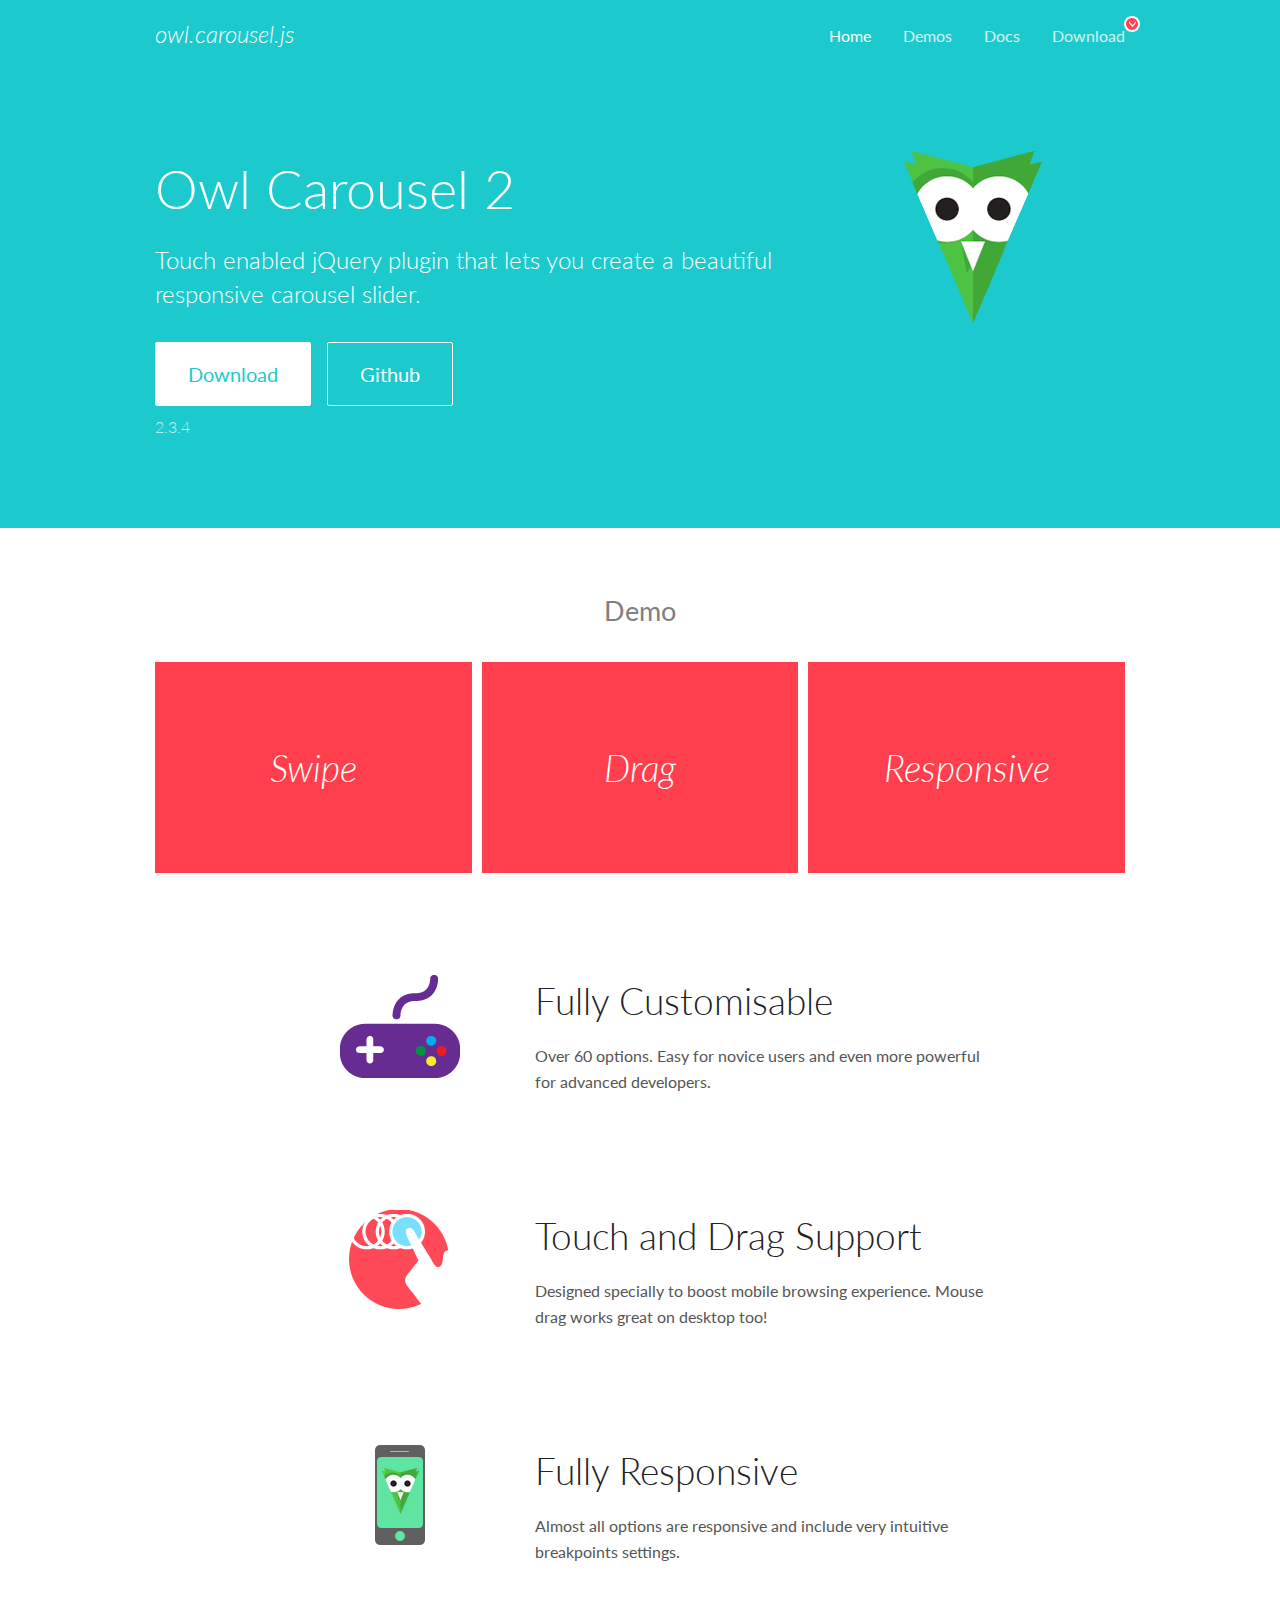
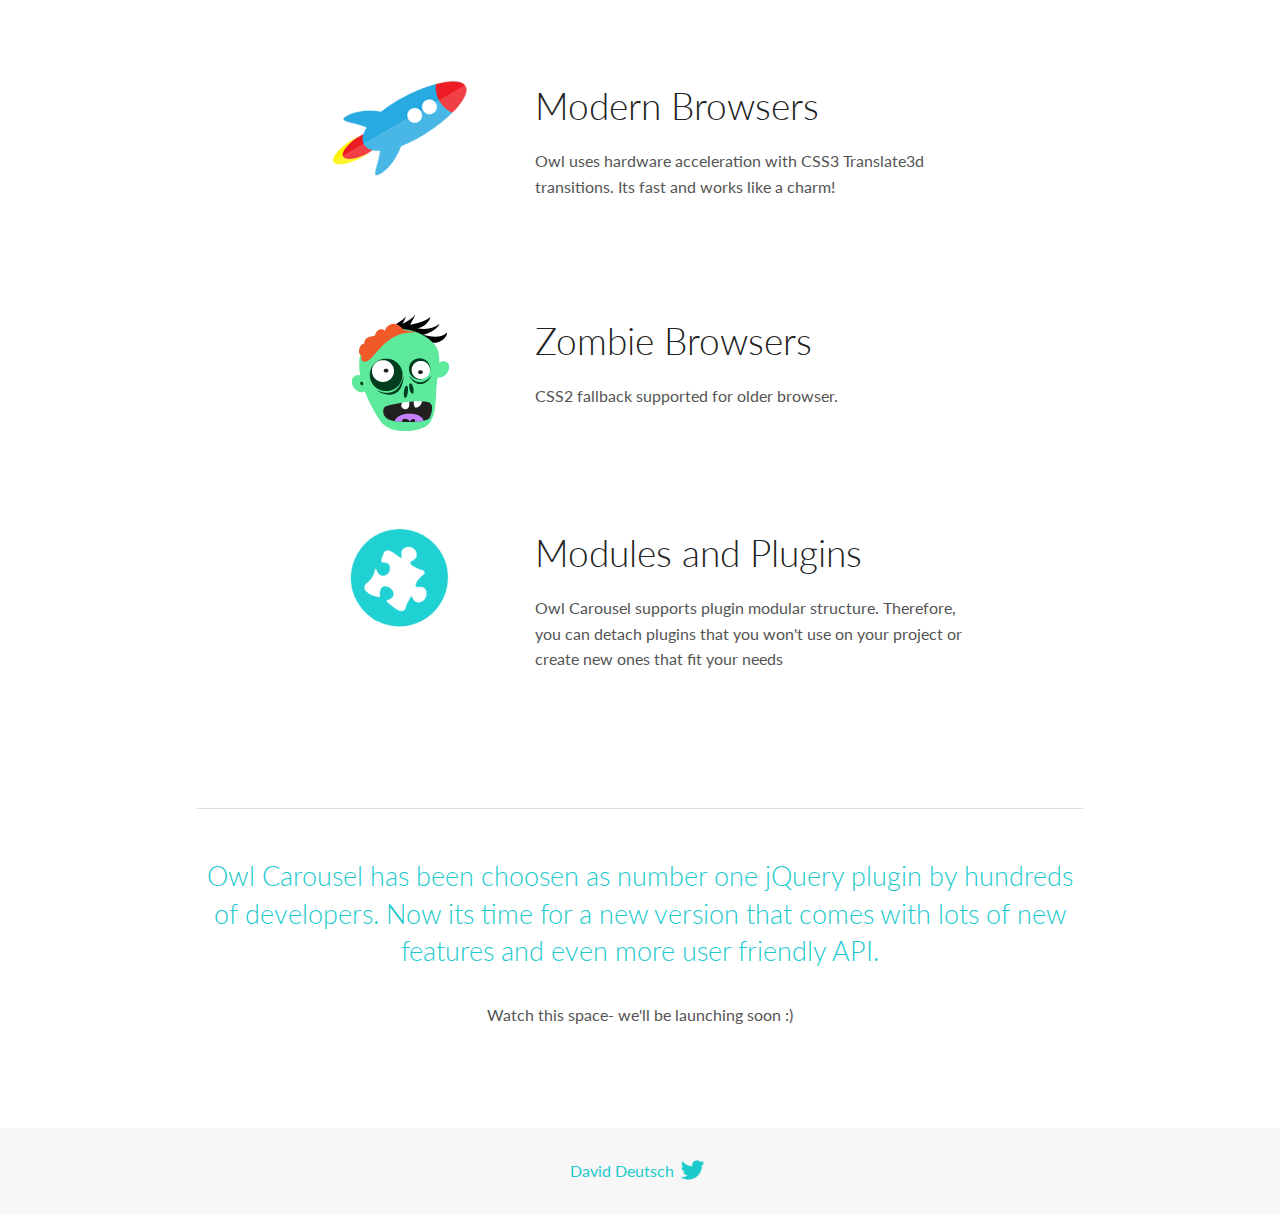
<file: assets/owlcarsoul/docs/index.html>
<!DOCTYPE html>
<html lang="en">
  <head>

    <!-- head -->
    <meta charset="utf-8">
    <meta name="msapplication-tap-highlight" content="no" />
    <meta name="viewport" content="width=device-width, initial-scale=1.0" />
    <meta name="description" content="Touch enabled jQuery plugin that lets you create beautiful responsive carousel slider.">
    <meta name="author" content="David Deutsch">
    <title>
      Home | Owl Carousel | 2.3.4
    </title>

    <!-- Stylesheets -->
    <link href='https://fonts.googleapis.com/css?family=Lato:300,400,700,400italic,300italic' rel='stylesheet' type='text/css'>
    <link rel="stylesheet" href="assets/css/docs.theme.min.css">

    <!-- Owl Stylesheets -->
    <link rel="stylesheet" href="assets/owlcarousel/assets/owl.carousel.min.css">
    <link rel="stylesheet" href="assets/owlcarousel/assets/owl.theme.default.min.css">

    <!-- HTML5 shim and Respond.js IE8 support of HTML5 elements and media queries -->

    <!--[if lt IE 9]>
      <script src="https://oss.maxcdn.com/libs/html5shiv/3.7.0/html5shiv.js"></script>
      <script src="https://oss.maxcdn.com/libs/respond.js/1.3.0/respond.min.js"></script>
    <![endif]-->

    <!-- Favicons -->
    <link rel="apple-touch-icon-precomposed" sizes="144x144" href="assets/ico/apple-touch-icon-144-precomposed.png">
    <link rel="shortcut icon" href="assets/ico/favicon.png">
    <link rel="shortcut icon" href="favicon.ico">

    <!-- Yeah i know js should not be in header. Its required for demos.-->

    <!-- javascript -->
    <script src="assets/vendors/jquery.min.js"></script>
    <script src="assets/owlcarousel/owl.carousel.js"></script>
  </head>
  <body>

    <!-- header -->
    <header class="header">
      <div class="row">
        <div class="large-12 columns">
          <div class="brand left">
            <h3>
              <a href="/OwlCarousel2/">owl.carousel.js</a> 
            </h3>
          </div>
          <a id="toggle-nav" class="right">
            <span></span> <span></span> <span></span> 
          </a> 
          <div class="nav-bar">
            <ul class="clearfix">
              <li class="active">
                <a href="/OwlCarousel2/index.html">Home</a> 
              </li>
              <li> <a href="/OwlCarousel2/demos/demos.html">Demos</a>  </li>
              <li> <a href="/OwlCarousel2/docs/started-welcome.html">Docs</a>  </li>
              <li>
                <a href="https://github.com/OwlCarousel2/OwlCarousel2/archive/2.3.4.zip">Download</a> 
                <span class="download"></span> 
              </li>
            </ul>
          </div>
        </div>
      </div>
    </header>

    <!-- home panel -->
    <section id="hero">
      <div class="row">
        <div class="large-8 medium-8 columns">
          <h1>Owl Carousel 2</h1>
          <h4>Touch enabled jQuery plugin that lets you create a beautiful responsive carousel slider.</h4>
          <a href="https://github.com/OwlCarousel2/OwlCarousel2/archive/2.3.4.zip" class="hero-button">Download</a> 
          <a href="https://github.com/OwlCarousel2/OwlCarousel2" class="hero-button outline">Github</a> 
          <p>2.3.4</p>
        </div>
        <div class="large-4 medium-4 columns">
          <img class="owl-logo" src="assets/img/owl-logo.png" alt="mr. Owl">
        </div>
      </div>
    </section>

    <!-- body -->
    <div class="home-demo">
      <div class="row">
        <div class="large-12 columns">
          <h3>Demo</h3>
          <div class="owl-carousel">
            <div class="item">
              <h2>Swipe</h2>
            </div>
            <div class="item">
              <h2>Drag</h2>
            </div>
            <div class="item">
              <h2>Responsive</h2>
            </div>
            <div class="item">
              <h2>CSS3</h2>
            </div>
            <div class="item">
              <h2>Fast</h2>
            </div>
            <div class="item">
              <h2>Easy</h2>
            </div>
            <div class="item">
              <h2>Free</h2>
            </div>
            <div class="item">
              <h2>Upgradable</h2>
            </div>
            <div class="item">
              <h2>Tons of options</h2>
            </div>
            <div class="item">
              <h2>Infinity</h2>
            </div>
            <div class="item">
              <h2>Auto Width</h2>
            </div>
          </div>
        </div>
      </div>
    </div>
    <script>
      var owl = $('.owl-carousel');
      owl.owlCarousel({
        margin: 10,
        loop: true,
        responsive: {
          0: {
            items: 1
          },
          600: {
            items: 2
          },
          1000: {
            items: 3
          }
        }
      })
    </script>

    <!-- features -->
    <div id="features">
      <div class="row">
        <div class="small-12 medium-9 small-centered columns">
          <section class="row feature">
            <div class="medium-4 small-12 columns">
              <img src="assets/img/feature-options.png" alt="">
            </div>
            <div class="medium-8 small-12 columns">
              <h2>Fully Customisable</h2>
              <p>Over 60 options. Easy for novice users and even more powerful for advanced developers.</p>
            </div>
          </section>
          <section class="row feature">
            <div class="medium-4 small-12 columns">
              <img src="assets/img/feature-drag.png" alt="">
            </div>
            <div class="medium-8 small-12 columns">
              <h2>Touch and Drag Support</h2>
              <p>Designed specially to boost mobile browsing experience. Mouse drag works great on desktop too!</p>
            </div>
          </section>
          <section class="row feature">
            <div class="medium-4 small-12 columns">
              <img src="assets/img/feature-responsive.png" alt="">
            </div>
            <div class="medium-8 small-12 columns">
              <h2>Fully Responsive</h2>
              <p>Almost all options are responsive and include very intuitive breakpoints settings.</p>
            </div>
          </section>
          <section class="row feature">
            <div class="medium-4 small-12 columns">
              <img src="assets/img/feature-modern.png" alt="">
            </div>
            <div class="medium-8 small-12 columns">
              <h2>Modern Browsers</h2>
              <p>Owl uses hardware acceleration with CSS3 Translate3d transitions. Its fast and works like a charm! </p>
            </div>
          </section>
          <section class="row feature">
            <div class="medium-4 small-12 columns">
              <img src="assets/img/feature-zombie.png" alt="">
            </div>
            <div class="medium-8 small-12 columns">
              <h2>Zombie Browsers</h2>
              <p>CSS2 fallback supported for older browser.</p>
            </div>
          </section>
          <section class="row feature">
            <div class="medium-4 small-12 columns">
              <img src="assets/img/feature-module.png" alt="">
            </div>
            <div class="medium-8 small-12 columns">
              <h2>Modules and Plugins</h2>
              <p>Owl Carousel supports plugin modular structure. Therefore, you can detach plugins that you won&#x27;t use on your project or create new ones that fit your needs</p>
            </div>
          </section>
        </div>
      </div>
    </div>

    <!-- footer -->
    <section id="teaser-text">
      <div class="row">
        <div class="small-12 medium-11 small-centered columns">
          <hr>
          <h3 id="owl-carousel-has-been-choosen-as-number-one-jquery-plugin-by-hundreds-of-developers-now-its-time-for-a-new-version-that-comes-with-lots-of-new-features-and-even-more-user-friendly-api-">Owl Carousel has been choosen as number one jQuery plugin by hundreds of developers. Now its time for a new version that comes with lots of new features and even more user friendly API.</h3>
          <p>Watch this space- we&#39;ll be launching soon :)</p>
        </div>
      </div>
    </section>

    <!-- footer -->
    <footer class="footer">
      <div class="row">
        <div class="large-12 columns">
          <h5>
            <a href="/OwlCarousel2/docs/support-contact.html">David Deutsch</a> 
            <a id="custom-tweet-button" href="https://twitter.com/share?url=https://github.com/OwlCarousel2/OwlCarousel2&text=Owl Carousel - This is so awesome! " target="_blank"></a> 
          </h5>
        </div>
      </div>
    </footer>

    <!-- vendors -->
    <script src="assets/vendors/highlight.js"></script>
    <script src="assets/js/app.js"></script>
  </body>
</html>
</file>
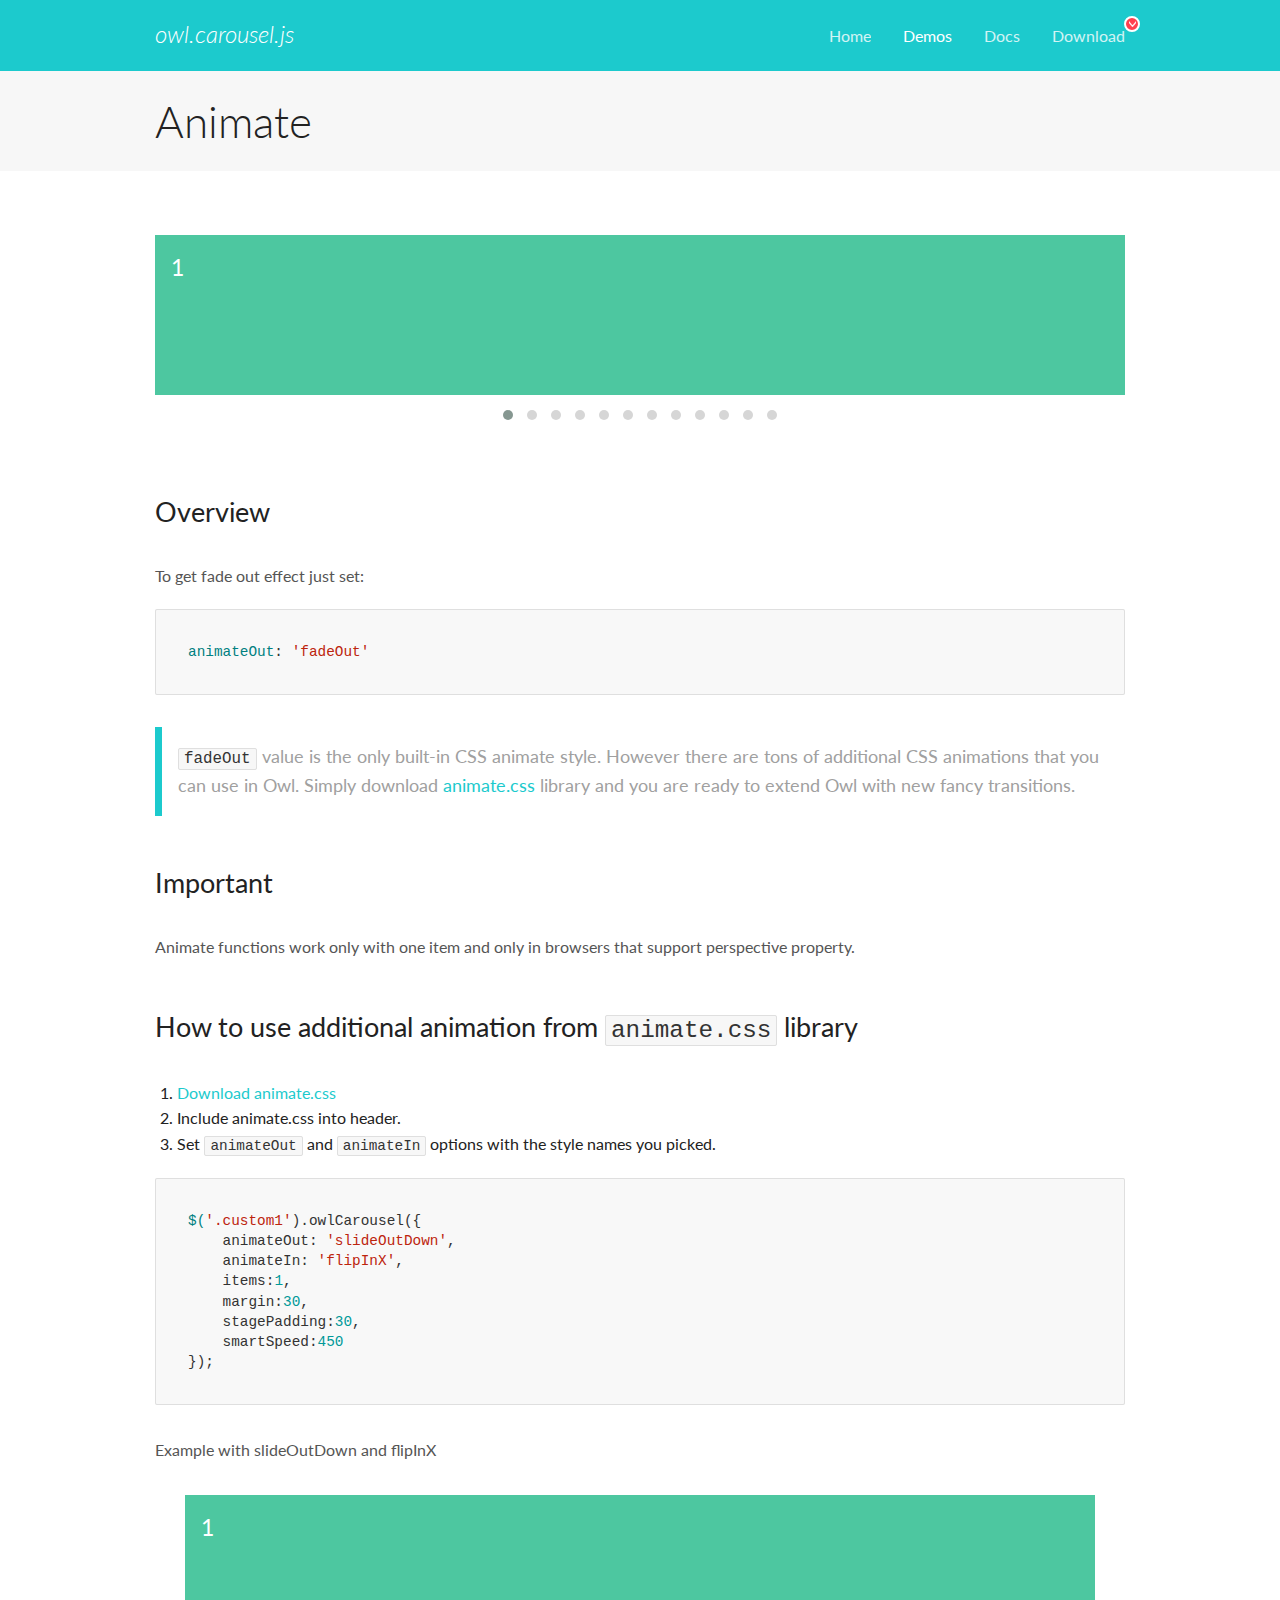
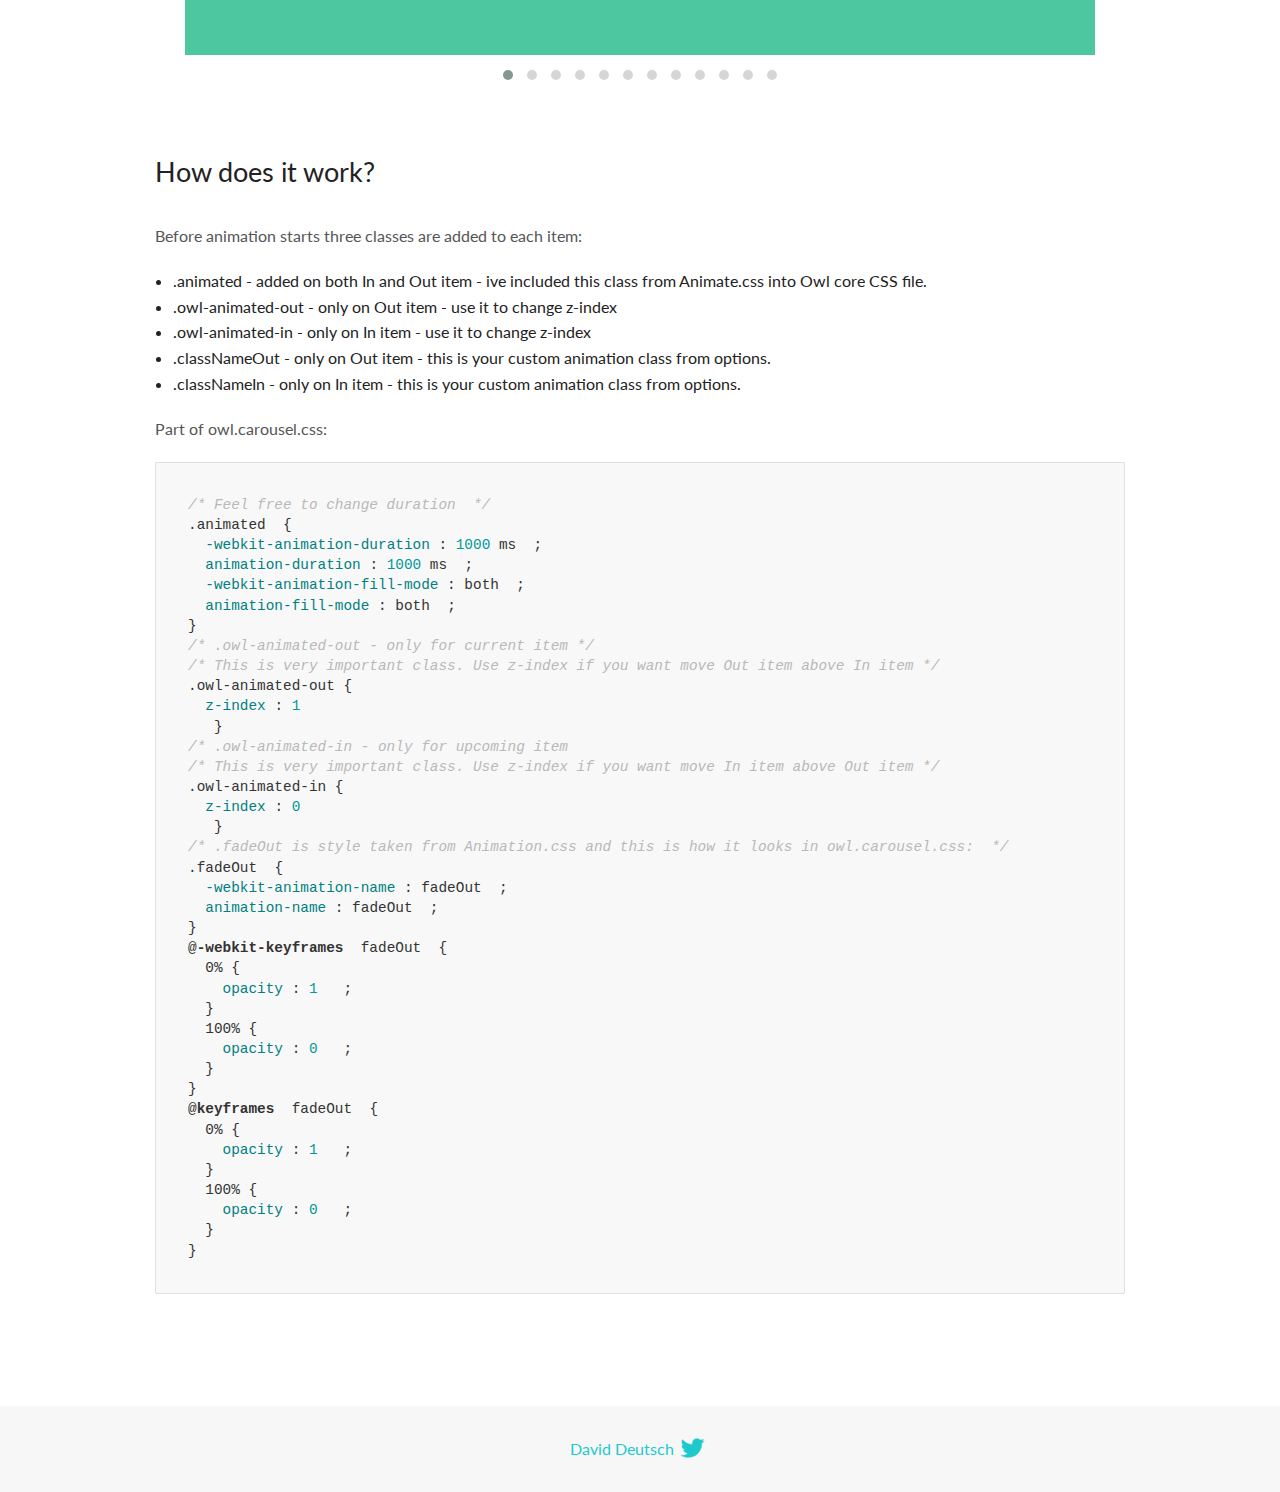
<file: assets/owlcarsoul/docs/demos/animate.html>
<!DOCTYPE html>
<html lang="en">
  <head>

    <!-- head -->
    <meta charset="utf-8">
    <meta name="msapplication-tap-highlight" content="no" />
    <meta name="viewport" content="width=device-width, initial-scale=1.0" />
    <meta name="description" content="Animate carousel">
    <meta name="author" content="David Deutsch">
    <title>
      Animate Demo | Owl Carousel | 2.3.4
    </title>

    <!-- Stylesheets -->
    <link href='https://fonts.googleapis.com/css?family=Lato:300,400,700,400italic,300italic' rel='stylesheet' type='text/css'>
    <link rel="stylesheet" href="../assets/css/docs.theme.min.css">

    <!-- Owl Stylesheets -->
    <link rel="stylesheet" href="../assets/owlcarousel/assets/owl.carousel.min.css">
    <link rel="stylesheet" href="../assets/owlcarousel/assets/owl.theme.default.min.css">

    <!-- HTML5 shim and Respond.js IE8 support of HTML5 elements and media queries -->

    <!--[if lt IE 9]>
      <script src="https://oss.maxcdn.com/libs/html5shiv/3.7.0/html5shiv.js"></script>
      <script src="https://oss.maxcdn.com/libs/respond.js/1.3.0/respond.min.js"></script>
    <![endif]-->

    <!-- Favicons -->
    <link rel="apple-touch-icon-precomposed" sizes="144x144" href="../assets/ico/apple-touch-icon-144-precomposed.png">
    <link rel="shortcut icon" href="../assets/ico/favicon.png">
    <link rel="shortcut icon" href="favicon.ico">

    <!-- Yeah i know js should not be in header. Its required for demos.-->

    <!-- javascript -->
    <script src="../assets/vendors/jquery.min.js"></script>
    <script src="../assets/owlcarousel/owl.carousel.js"></script>
  </head>
  <body>

    <!-- header -->
    <header class="header">
      <div class="row">
        <div class="large-12 columns">
          <div class="brand left">
            <h3>
              <a href="/OwlCarousel2/">owl.carousel.js</a> 
            </h3>
          </div>
          <a id="toggle-nav" class="right">
            <span></span> <span></span> <span></span> 
          </a> 
          <div class="nav-bar">
            <ul class="clearfix">
              <li> <a href="/OwlCarousel2/index.html">Home</a>  </li>
              <li class="active">
                <a href="/OwlCarousel2/demos/demos.html">Demos</a> 
              </li>
              <li> <a href="/OwlCarousel2/docs/started-welcome.html">Docs</a>  </li>
              <li>
                <a href="https://github.com/OwlCarousel2/OwlCarousel2/archive/2.3.4.zip">Download</a> 
                <span class="download"></span> 
              </li>
            </ul>
          </div>
        </div>
      </div>
    </header>

    <!-- title -->
    <section class="title">
      <div class="row">
        <div class="large-12 columns">
          <h1>Animate</h1>
        </div>
      </div>
    </section>

    <!--  Demos -->
    <section id="demos">
      <div class="row">
        <div class="large-12 columns">
          <div class="fadeOut owl-carousel owl-theme">
            <div class="item">
              <h4>1</h4>
            </div>
            <div class="item">
              <h4>2</h4>
            </div>
            <div class="item">
              <h4>3</h4>
            </div>
            <div class="item">
              <h4>4</h4>
            </div>
            <div class="item">
              <h4>5</h4>
            </div>
            <div class="item">
              <h4>6</h4>
            </div>
            <div class="item">
              <h4>7</h4>
            </div>
            <div class="item">
              <h4>8</h4>
            </div>
            <div class="item">
              <h4>9</h4>
            </div>
            <div class="item">
              <h4>10</h4>
            </div>
            <div class="item">
              <h4>11</h4>
            </div>
            <div class="item">
              <h4>12</h4>
            </div>
          </div>
          <h3 id="overview">Overview</h3>
          <p>To get fade out effect just set:</p>
          <pre><code>animateOut: &#39;fadeOut&#39;</code></pre>
          <blockquote>
            <p><code>fadeOut</code> value is the only built-in CSS animate style. However there are tons of additional CSS animations that you can use in Owl. Simply download
              <a href="https://daneden.github.io/animate.css/">animate.css</a>  library and you are ready to extend Owl with new fancy transitions.</p>
          </blockquote>
          <h3 id="important">Important</h3>
          <p>Animate functions work only with one item and only in browsers that support perspective property.</p>
          <h3 id="how-to-use-additional-animation-from-animate-css-library">How to use additional animation from <code>animate.css</code> library</h3>
          <ol>
            <li> <a href="https://daneden.github.io/animate.css/">Download animate.css</a>  </li>
            <li>Include animate.css into header.</li>
            <li>Set <code>animateOut</code> and <code>animateIn</code> options with the style names you picked.</li>
          </ol>
          <pre><code>$(&#39;.custom1&#39;).owlCarousel({
    animateOut: &#39;slideOutDown&#39;,
    animateIn: &#39;flipInX&#39;,
    items:1,
    margin:30,
    stagePadding:30,
    smartSpeed:450
});</code></pre>
          <p>Example with slideOutDown and flipInX</p>
          <div class="custom1 owl-carousel owl-theme">
            <div class="item">
              <h4>1</h4>
            </div>
            <div class="item">
              <h4>2</h4>
            </div>
            <div class="item">
              <h4>3</h4>
            </div>
            <div class="item">
              <h4>4</h4>
            </div>
            <div class="item">
              <h4>5</h4>
            </div>
            <div class="item">
              <h4>6</h4>
            </div>
            <div class="item">
              <h4>7</h4>
            </div>
            <div class="item">
              <h4>8</h4>
            </div>
            <div class="item">
              <h4>9</h4>
            </div>
            <div class="item">
              <h4>10</h4>
            </div>
            <div class="item">
              <h4>11</h4>
            </div>
            <div class="item">
              <h4>12</h4>
            </div>
          </div>
          <h3 id="how-does-it-work-">How does it work?</h3>
          <p>Before animation starts three classes are added to each item:</p>
          <ul>
            <li>.animated - added on both In and Out item - ive included this class from Animate.css into Owl core CSS file.</li>
            <li>.owl-animated-out - only on Out item - use it to change z-index</li>
            <li>.owl-animated-in - only on In item - use it to change z-index</li>
            <li>.classNameOut - only on Out item - this is your custom animation class from options.</li>
            <li>.classNameIn - only on In item - this is your custom animation class from options.</li>
          </ul>
          <p>Part of owl.carousel.css:</p>
          <pre><code class="language-css"><span class="comment">/* Feel free to change duration  */</span> 
<span class="class">.animated</span>  <span class="rules">{
  <span class="rule"><span class="attribute">-webkit-animation-duration</span> :<span class="value"> <span class="number">1000</span> ms</span> </span> ;
  <span class="rule"><span class="attribute">animation-duration</span> :<span class="value"> <span class="number">1000</span> ms</span> </span> ;
  <span class="rule"><span class="attribute">-webkit-animation-fill-mode</span> :<span class="value"> both</span> </span> ;
  <span class="rule"><span class="attribute">animation-fill-mode</span> :<span class="value"> both</span> </span> ;
<span class="rule">}</span> </span> 
<span class="comment">/* .owl-animated-out - only for current item */</span> 
<span class="comment">/* This is very important class. Use z-index if you want move Out item above In item */</span> 
<span class="class">.owl-animated-out</span> <span class="rules">{
  <span class="rule"><span class="attribute">z-index</span> :<span class="value"> <span class="number">1</span> 
</span> </span> </span> }
<span class="comment">/* .owl-animated-in - only for upcoming item
/* This is very important class. Use z-index if you want move In item above Out item */</span> 
<span class="class">.owl-animated-in</span> <span class="rules">{
  <span class="rule"><span class="attribute">z-index</span> :<span class="value"> <span class="number">0</span> 
</span> </span> </span> }
<span class="comment">/* .fadeOut is style taken from Animation.css and this is how it looks in owl.carousel.css:  */</span> 
<span class="class">.fadeOut</span>  <span class="rules">{
  <span class="rule"><span class="attribute">-webkit-animation-name</span> :<span class="value"> fadeOut</span> </span> ;
  <span class="rule"><span class="attribute">animation-name</span> :<span class="value"> fadeOut</span> </span> ;
<span class="rule">}</span> </span> 
<span class="at_rule">@<span class="keyword">-webkit-keyframes</span>  fadeOut </span> {
  0% <span class="rules">{
    <span class="rule"><span class="attribute">opacity</span> :<span class="value"> <span class="number">1</span> </span> </span> ;
  <span class="rule">}</span> </span> 
  100% <span class="rules">{
    <span class="rule"><span class="attribute">opacity</span> :<span class="value"> <span class="number">0</span> </span> </span> ;
  <span class="rule">}</span> </span> 
}
<span class="at_rule">@<span class="keyword">keyframes</span>  fadeOut </span> {
  0% <span class="rules">{
    <span class="rule"><span class="attribute">opacity</span> :<span class="value"> <span class="number">1</span> </span> </span> ;
  <span class="rule">}</span> </span> 
  100% <span class="rules">{
    <span class="rule"><span class="attribute">opacity</span> :<span class="value"> <span class="number">0</span> </span> </span> ;
  <span class="rule">}</span> </span> 
}</code></pre>
          <link rel="stylesheet" href="../assets/css/animate.css">
          <script>
            jQuery(document).ready(function($) {
              $('.fadeOut').owlCarousel({
                items: 1,
                animateOut: 'fadeOut',
                loop: true,
                margin: 10,
              });
              $('.custom1').owlCarousel({
                animateOut: 'slideOutDown',
                animateIn: 'flipInX',
                items: 1,
                margin: 30,
                stagePadding: 30,
                smartSpeed: 450
              });
            });
          </script>
        </div>
      </div>
    </section>

    <!-- footer -->
    <footer class="footer">
      <div class="row">
        <div class="large-12 columns">
          <h5>
            <a href="/OwlCarousel2/docs/support-contact.html">David Deutsch</a> 
            <a id="custom-tweet-button" href="https://twitter.com/share?url=https://github.com/OwlCarousel2/OwlCarousel2&text=Owl Carousel - This is so awesome! " target="_blank"></a> 
          </h5>
        </div>
      </div>
    </footer>

    <!-- vendors -->
    <script src="../assets/vendors/highlight.js"></script>
    <script src="../assets/js/app.js"></script>
  </body>
</html>
</file>
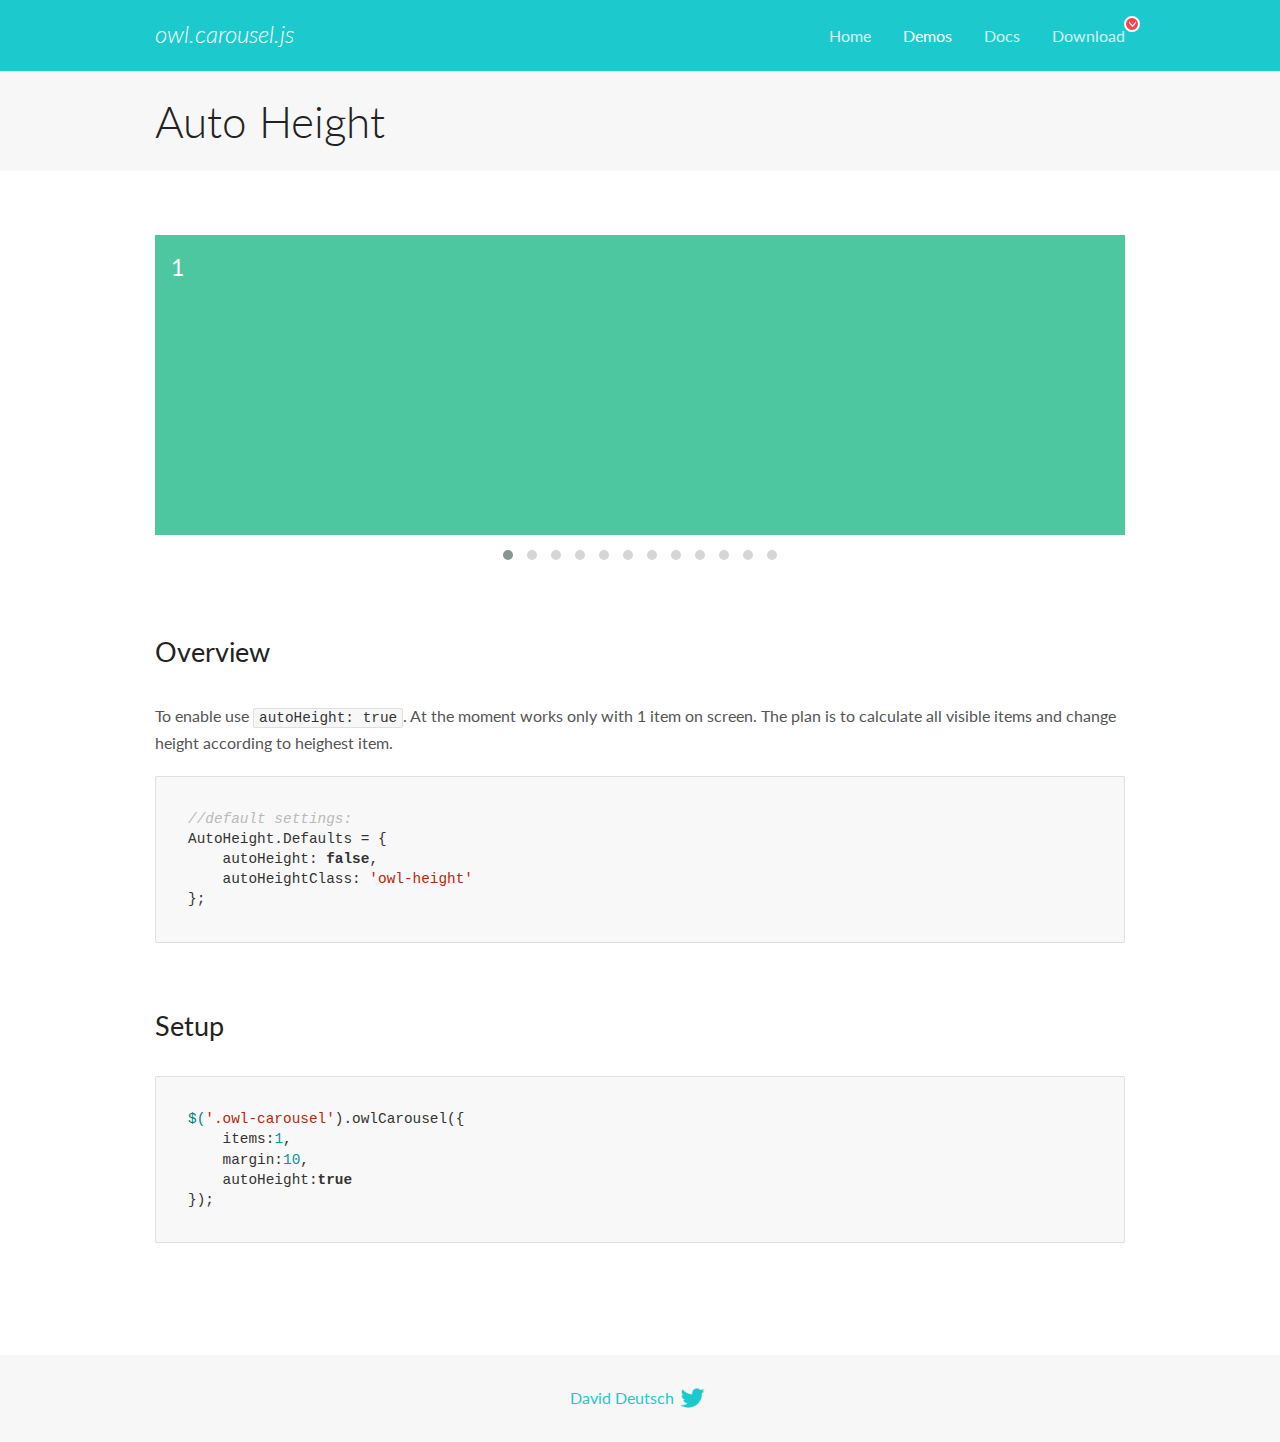
<file: assets/owlcarsoul/docs/demos/autoheight.html>
<!DOCTYPE html>
<html lang="en">
  <head>

    <!-- head -->
    <meta charset="utf-8">
    <meta name="msapplication-tap-highlight" content="no" />
    <meta name="viewport" content="width=device-width, initial-scale=1.0" />
    <meta name="description" content="autoHeight usage demo">
    <meta name="author" content="David Deutsch">
    <title>
      Auto Height Demo | Owl Carousel | 2.3.4
    </title>

    <!-- Stylesheets -->
    <link href='https://fonts.googleapis.com/css?family=Lato:300,400,700,400italic,300italic' rel='stylesheet' type='text/css'>
    <link rel="stylesheet" href="../assets/css/docs.theme.min.css">

    <!-- Owl Stylesheets -->
    <link rel="stylesheet" href="../assets/owlcarousel/assets/owl.carousel.min.css">
    <link rel="stylesheet" href="../assets/owlcarousel/assets/owl.theme.default.min.css">

    <!-- HTML5 shim and Respond.js IE8 support of HTML5 elements and media queries -->

    <!--[if lt IE 9]>
      <script src="https://oss.maxcdn.com/libs/html5shiv/3.7.0/html5shiv.js"></script>
      <script src="https://oss.maxcdn.com/libs/respond.js/1.3.0/respond.min.js"></script>
    <![endif]-->

    <!-- Favicons -->
    <link rel="apple-touch-icon-precomposed" sizes="144x144" href="../assets/ico/apple-touch-icon-144-precomposed.png">
    <link rel="shortcut icon" href="../assets/ico/favicon.png">
    <link rel="shortcut icon" href="favicon.ico">

    <!-- Yeah i know js should not be in header. Its required for demos.-->

    <!-- javascript -->
    <script src="../assets/vendors/jquery.min.js"></script>
    <script src="../assets/owlcarousel/owl.carousel.js"></script>
  </head>
  <body>

    <!-- header -->
    <header class="header">
      <div class="row">
        <div class="large-12 columns">
          <div class="brand left">
            <h3>
              <a href="/OwlCarousel2/">owl.carousel.js</a> 
            </h3>
          </div>
          <a id="toggle-nav" class="right">
            <span></span> <span></span> <span></span> 
          </a> 
          <div class="nav-bar">
            <ul class="clearfix">
              <li> <a href="/OwlCarousel2/index.html">Home</a>  </li>
              <li class="active">
                <a href="/OwlCarousel2/demos/demos.html">Demos</a> 
              </li>
              <li> <a href="/OwlCarousel2/docs/started-welcome.html">Docs</a>  </li>
              <li>
                <a href="https://github.com/OwlCarousel2/OwlCarousel2/archive/2.3.4.zip">Download</a> 
                <span class="download"></span> 
              </li>
            </ul>
          </div>
        </div>
      </div>
    </header>

    <!-- title -->
    <section class="title">
      <div class="row">
        <div class="large-12 columns">
          <h1>Auto Height</h1>
        </div>
      </div>
    </section>

    <!--  Demos -->
    <section id="demos">
      <div class="row">
        <div class="large-12 columns">
          <div class="owl-carousel owl-theme">
            <div class="item" style="height:300px">
              <h4>1</h4>
            </div>
            <div class="item" style="height:100px">
              <h4>2</h4>
            </div>
            <div class="item" style="height:500px">
              <h4>3</h4>
            </div>
            <div class="item" style="height:250px">
              <h4>4</h4>
            </div>
            <div class="item" style="height:400px">
              <h4>5</h4>
            </div>
            <div class="item" style="height:500px">
              <h4>6</h4>
            </div>
            <div class="item" style="height:600px">
              <h4>7</h4>
            </div>
            <div class="item" style="height:400px">
              <h4>8</h4>
            </div>
            <div class="item" style="height:300px">
              <h4>9</h4>
            </div>
            <div class="item" style="height:350px">
              <h4>10</h4>
            </div>
            <div class="item" style="height:200px">
              <h4>11</h4>
            </div>
            <div class="item" style="height:150px">
              <h4>12</h4>
            </div>
          </div>
          <h3 id="overview">Overview</h3>
          <p>To enable use <code>autoHeight: true</code>. At the moment works only with 1 item on screen. The plan is to calculate all visible items and change height according to heighest item.</p>
          <pre><code>//default settings:
AutoHeight.Defaults = {
    autoHeight: false,
    autoHeightClass: &#39;owl-height&#39;
};</code></pre>
          <h3 id="setup">Setup</h3>
          <pre><code>$(&#39;.owl-carousel&#39;).owlCarousel({
    items:1,
    margin:10,
    autoHeight:true
});</code></pre>
          <script>
            $(document).ready(function() {
              $('.owl-carousel').owlCarousel({
                items: 1,
                margin: 10,
                autoHeight: true
              });
            })
          </script>
        </div>
      </div>
    </section>

    <!-- footer -->
    <footer class="footer">
      <div class="row">
        <div class="large-12 columns">
          <h5>
            <a href="/OwlCarousel2/docs/support-contact.html">David Deutsch</a> 
            <a id="custom-tweet-button" href="https://twitter.com/share?url=https://github.com/OwlCarousel2/OwlCarousel2&text=Owl Carousel - This is so awesome! " target="_blank"></a> 
          </h5>
        </div>
      </div>
    </footer>

    <!-- vendors -->
    <script src="../assets/vendors/highlight.js"></script>
    <script src="../assets/js/app.js"></script>
  </body>
</html>
</file>
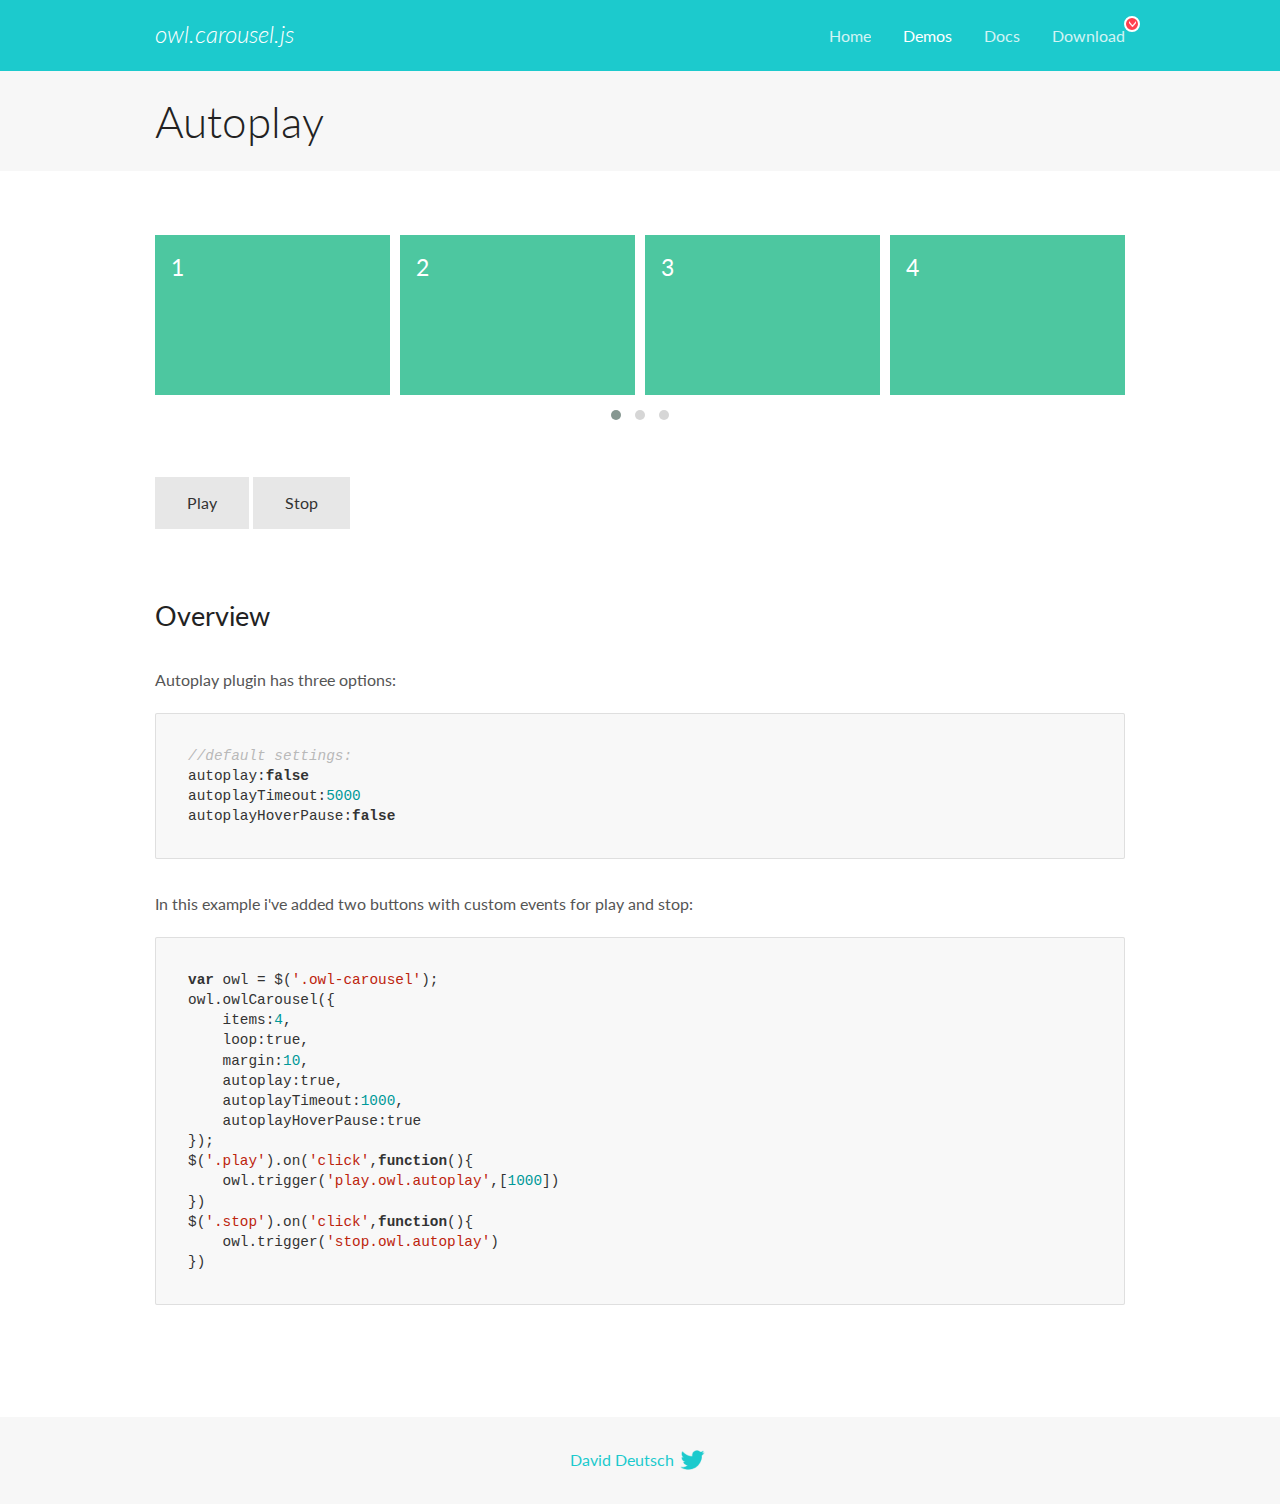
<file: assets/owlcarsoul/docs/demos/autoplay.html>
<!DOCTYPE html>
<html lang="en">
  <head>

    <!-- head -->
    <meta charset="utf-8">
    <meta name="msapplication-tap-highlight" content="no" />
    <meta name="viewport" content="width=device-width, initial-scale=1.0" />
    <meta name="description" content="Autoplay usage demo">
    <meta name="author" content="David Deutsch">
    <title>
      Autoplay Demo | Owl Carousel | 2.3.4
    </title>

    <!-- Stylesheets -->
    <link href='https://fonts.googleapis.com/css?family=Lato:300,400,700,400italic,300italic' rel='stylesheet' type='text/css'>
    <link rel="stylesheet" href="../assets/css/docs.theme.min.css">

    <!-- Owl Stylesheets -->
    <link rel="stylesheet" href="../assets/owlcarousel/assets/owl.carousel.min.css">
    <link rel="stylesheet" href="../assets/owlcarousel/assets/owl.theme.default.min.css">

    <!-- HTML5 shim and Respond.js IE8 support of HTML5 elements and media queries -->

    <!--[if lt IE 9]>
      <script src="https://oss.maxcdn.com/libs/html5shiv/3.7.0/html5shiv.js"></script>
      <script src="https://oss.maxcdn.com/libs/respond.js/1.3.0/respond.min.js"></script>
    <![endif]-->

    <!-- Favicons -->
    <link rel="apple-touch-icon-precomposed" sizes="144x144" href="../assets/ico/apple-touch-icon-144-precomposed.png">
    <link rel="shortcut icon" href="../assets/ico/favicon.png">
    <link rel="shortcut icon" href="favicon.ico">

    <!-- Yeah i know js should not be in header. Its required for demos.-->

    <!-- javascript -->
    <script src="../assets/vendors/jquery.min.js"></script>
    <script src="../assets/owlcarousel/owl.carousel.js"></script>
  </head>
  <body>

    <!-- header -->
    <header class="header">
      <div class="row">
        <div class="large-12 columns">
          <div class="brand left">
            <h3>
              <a href="/OwlCarousel2/">owl.carousel.js</a> 
            </h3>
          </div>
          <a id="toggle-nav" class="right">
            <span></span> <span></span> <span></span> 
          </a> 
          <div class="nav-bar">
            <ul class="clearfix">
              <li> <a href="/OwlCarousel2/index.html">Home</a>  </li>
              <li class="active">
                <a href="/OwlCarousel2/demos/demos.html">Demos</a> 
              </li>
              <li> <a href="/OwlCarousel2/docs/started-welcome.html">Docs</a>  </li>
              <li>
                <a href="https://github.com/OwlCarousel2/OwlCarousel2/archive/2.3.4.zip">Download</a> 
                <span class="download"></span> 
              </li>
            </ul>
          </div>
        </div>
      </div>
    </header>

    <!-- title -->
    <section class="title">
      <div class="row">
        <div class="large-12 columns">
          <h1>Autoplay</h1>
        </div>
      </div>
    </section>

    <!--  Demos -->
    <section id="demos">
      <div class="row">
        <div class="large-12 columns">
          <div class="owl-carousel owl-theme">
            <div class="item">
              <h4>1</h4>
            </div>
            <div class="item">
              <h4>2</h4>
            </div>
            <div class="item">
              <h4>3</h4>
            </div>
            <div class="item">
              <h4>4</h4>
            </div>
            <div class="item">
              <h4>5</h4>
            </div>
            <div class="item">
              <h4>6</h4>
            </div>
            <div class="item">
              <h4>7</h4>
            </div>
            <div class="item">
              <h4>8</h4>
            </div>
            <div class="item">
              <h4>9</h4>
            </div>
            <div class="item">
              <h4>10</h4>
            </div>
            <div class="item">
              <h4>11</h4>
            </div>
            <div class="item">
              <h4>12</h4>
            </div>
          </div>
          <a class="button secondary play">Play</a> 
          <a class="button secondary stop">Stop</a> 
          <h3 id="overview">Overview</h3>
          <p>Autoplay plugin has three options:</p>
          <pre><code>//default settings:
autoplay:false
autoplayTimeout:5000
autoplayHoverPause:false</code></pre>
          <p>In this example i&#39;ve added two buttons with custom events for play and stop:</p>
          <pre><code>var owl = $(&#39;.owl-carousel&#39;);
owl.owlCarousel({
    items:4,
    loop:true,
    margin:10,
    autoplay:true,
    autoplayTimeout:1000,
    autoplayHoverPause:true
});
$(&#39;.play&#39;).on(&#39;click&#39;,function(){
    owl.trigger(&#39;play.owl.autoplay&#39;,[1000])
})
$(&#39;.stop&#39;).on(&#39;click&#39;,function(){
    owl.trigger(&#39;stop.owl.autoplay&#39;)
})</code></pre>
          <script>
            $(document).ready(function() {
              var owl = $('.owl-carousel');
              owl.owlCarousel({
                items: 4,
                loop: true,
                margin: 10,
                autoplay: true,
                autoplayTimeout: 1000,
                autoplayHoverPause: true
              });
              $('.play').on('click', function() {
                owl.trigger('play.owl.autoplay', [1000])
              })
              $('.stop').on('click', function() {
                owl.trigger('stop.owl.autoplay')
              })
            })
          </script>
        </div>
      </div>
    </section>

    <!-- footer -->
    <footer class="footer">
      <div class="row">
        <div class="large-12 columns">
          <h5>
            <a href="/OwlCarousel2/docs/support-contact.html">David Deutsch</a> 
            <a id="custom-tweet-button" href="https://twitter.com/share?url=https://github.com/OwlCarousel2/OwlCarousel2&text=Owl Carousel - This is so awesome! " target="_blank"></a> 
          </h5>
        </div>
      </div>
    </footer>

    <!-- vendors -->
    <script src="../assets/vendors/highlight.js"></script>
    <script src="../assets/js/app.js"></script>
  </body>
</html>
</file>
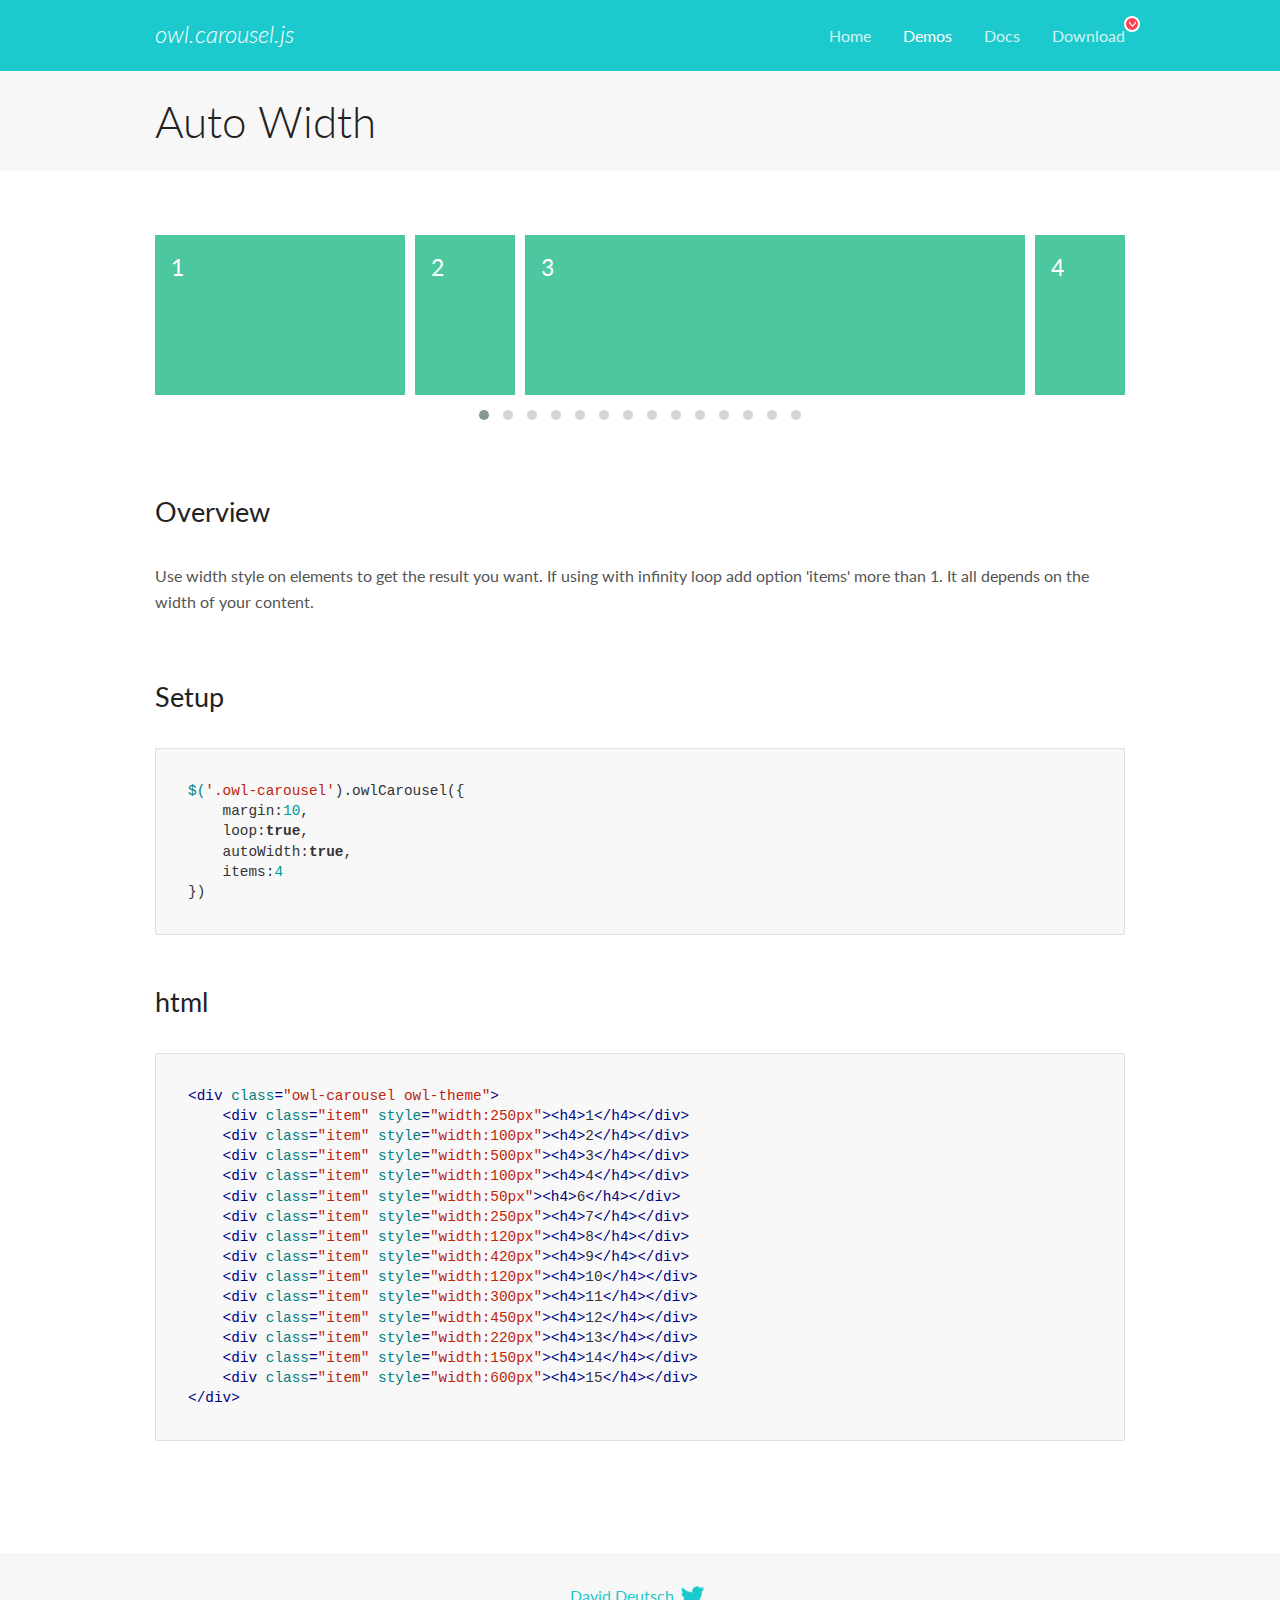
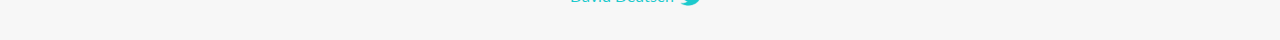
<file: assets/owlcarsoul/docs/demos/autowidth.html>
<!DOCTYPE html>
<html lang="en">
  <head>

    <!-- head -->
    <meta charset="utf-8">
    <meta name="msapplication-tap-highlight" content="no" />
    <meta name="viewport" content="width=device-width, initial-scale=1.0" />
    <meta name="description" content="Auto Width">
    <meta name="author" content="David Deutsch">
    <title>
      Auto Width Demo | Owl Carousel | 2.3.4
    </title>

    <!-- Stylesheets -->
    <link href='https://fonts.googleapis.com/css?family=Lato:300,400,700,400italic,300italic' rel='stylesheet' type='text/css'>
    <link rel="stylesheet" href="../assets/css/docs.theme.min.css">

    <!-- Owl Stylesheets -->
    <link rel="stylesheet" href="../assets/owlcarousel/assets/owl.carousel.min.css">
    <link rel="stylesheet" href="../assets/owlcarousel/assets/owl.theme.default.min.css">

    <!-- HTML5 shim and Respond.js IE8 support of HTML5 elements and media queries -->

    <!--[if lt IE 9]>
      <script src="https://oss.maxcdn.com/libs/html5shiv/3.7.0/html5shiv.js"></script>
      <script src="https://oss.maxcdn.com/libs/respond.js/1.3.0/respond.min.js"></script>
    <![endif]-->

    <!-- Favicons -->
    <link rel="apple-touch-icon-precomposed" sizes="144x144" href="../assets/ico/apple-touch-icon-144-precomposed.png">
    <link rel="shortcut icon" href="../assets/ico/favicon.png">
    <link rel="shortcut icon" href="favicon.ico">

    <!-- Yeah i know js should not be in header. Its required for demos.-->

    <!-- javascript -->
    <script src="../assets/vendors/jquery.min.js"></script>
    <script src="../assets/owlcarousel/owl.carousel.js"></script>
  </head>
  <body>

    <!-- header -->
    <header class="header">
      <div class="row">
        <div class="large-12 columns">
          <div class="brand left">
            <h3>
              <a href="/OwlCarousel2/">owl.carousel.js</a> 
            </h3>
          </div>
          <a id="toggle-nav" class="right">
            <span></span> <span></span> <span></span> 
          </a> 
          <div class="nav-bar">
            <ul class="clearfix">
              <li> <a href="/OwlCarousel2/index.html">Home</a>  </li>
              <li class="active">
                <a href="/OwlCarousel2/demos/demos.html">Demos</a> 
              </li>
              <li> <a href="/OwlCarousel2/docs/started-welcome.html">Docs</a>  </li>
              <li>
                <a href="https://github.com/OwlCarousel2/OwlCarousel2/archive/2.3.4.zip">Download</a> 
                <span class="download"></span> 
              </li>
            </ul>
          </div>
        </div>
      </div>
    </header>

    <!-- title -->
    <section class="title">
      <div class="row">
        <div class="large-12 columns">
          <h1>Auto Width</h1>
        </div>
      </div>
    </section>

    <!--  Demos -->
    <section id="demos">
      <div class="row">
        <div class="large-12 columns">
          <div class="owl-carousel owl-theme">
            <div class="item" style="width:250px">
              <h4>1</h4>
            </div>
            <div class="item" style="width:100px">
              <h4>2</h4>
            </div>
            <div class="item" style="width:500px">
              <h4>3</h4>
            </div>
            <div class="item" style="width:100px">
              <h4>4</h4>
            </div>
            <div class="item" style="width:50px">
              <h4>6</h4>
            </div>
            <div class="item" style="width:250px">
              <h4>7</h4>
            </div>
            <div class="item" style="width:120px">
              <h4>8</h4>
            </div>
            <div class="item" style="width:420px">
              <h4>9</h4>
            </div>
            <div class="item" style="width:120px">
              <h4>10</h4>
            </div>
            <div class="item" style="width:300px">
              <h4>11</h4>
            </div>
            <div class="item" style="width:450px">
              <h4>12</h4>
            </div>
            <div class="item" style="width:220px">
              <h4>13</h4>
            </div>
            <div class="item" style="width:150px">
              <h4>14</h4>
            </div>
            <div class="item" style="width:600px">
              <h4>15</h4>
            </div>
          </div>
          <h3 id="overview">Overview</h3>
          <p>Use width style on elements to get the result you want. If using with infinity loop add option &#39;items&#39; more than 1. It all depends on the width of your content.</p>
          <h3 id="setup">Setup</h3>
          <pre><code>$(&#39;.owl-carousel&#39;).owlCarousel({
    margin:10,
    loop:true,
    autoWidth:true,
    items:4
})</code></pre>
          <h3 id="html">html</h3>
          <pre><code>&lt;div class=&quot;owl-carousel owl-theme&quot;&gt;
    &lt;div class=&quot;item&quot; style=&quot;width:250px&quot;&gt;&lt;h4&gt;1&lt;/h4&gt;&lt;/div&gt;
    &lt;div class=&quot;item&quot; style=&quot;width:100px&quot;&gt;&lt;h4&gt;2&lt;/h4&gt;&lt;/div&gt;
    &lt;div class=&quot;item&quot; style=&quot;width:500px&quot;&gt;&lt;h4&gt;3&lt;/h4&gt;&lt;/div&gt;
    &lt;div class=&quot;item&quot; style=&quot;width:100px&quot;&gt;&lt;h4&gt;4&lt;/h4&gt;&lt;/div&gt;
    &lt;div class=&quot;item&quot; style=&quot;width:50px&quot;&gt;&lt;h4&gt;6&lt;/h4&gt;&lt;/div&gt;
    &lt;div class=&quot;item&quot; style=&quot;width:250px&quot;&gt;&lt;h4&gt;7&lt;/h4&gt;&lt;/div&gt;
    &lt;div class=&quot;item&quot; style=&quot;width:120px&quot;&gt;&lt;h4&gt;8&lt;/h4&gt;&lt;/div&gt;
    &lt;div class=&quot;item&quot; style=&quot;width:420px&quot;&gt;&lt;h4&gt;9&lt;/h4&gt;&lt;/div&gt;
    &lt;div class=&quot;item&quot; style=&quot;width:120px&quot;&gt;&lt;h4&gt;10&lt;/h4&gt;&lt;/div&gt;
    &lt;div class=&quot;item&quot; style=&quot;width:300px&quot;&gt;&lt;h4&gt;11&lt;/h4&gt;&lt;/div&gt;
    &lt;div class=&quot;item&quot; style=&quot;width:450px&quot;&gt;&lt;h4&gt;12&lt;/h4&gt;&lt;/div&gt;
    &lt;div class=&quot;item&quot; style=&quot;width:220px&quot;&gt;&lt;h4&gt;13&lt;/h4&gt;&lt;/div&gt;
    &lt;div class=&quot;item&quot; style=&quot;width:150px&quot;&gt;&lt;h4&gt;14&lt;/h4&gt;&lt;/div&gt;
    &lt;div class=&quot;item&quot; style=&quot;width:600px&quot;&gt;&lt;h4&gt;15&lt;/h4&gt;&lt;/div&gt;
&lt;/div&gt;</code></pre>
          <script>
            $(document).ready(function() {
              $('.owl-carousel').owlCarousel({
                margin: 10,
                loop: true,
                autoWidth: true,
                items: 4
              })
            })
          </script>
        </div>
      </div>
    </section>

    <!-- footer -->
    <footer class="footer">
      <div class="row">
        <div class="large-12 columns">
          <h5>
            <a href="/OwlCarousel2/docs/support-contact.html">David Deutsch</a> 
            <a id="custom-tweet-button" href="https://twitter.com/share?url=https://github.com/OwlCarousel2/OwlCarousel2&text=Owl Carousel - This is so awesome! " target="_blank"></a> 
          </h5>
        </div>
      </div>
    </footer>

    <!-- vendors -->
    <script src="../assets/vendors/highlight.js"></script>
    <script src="../assets/js/app.js"></script>
  </body>
</html>
</file>
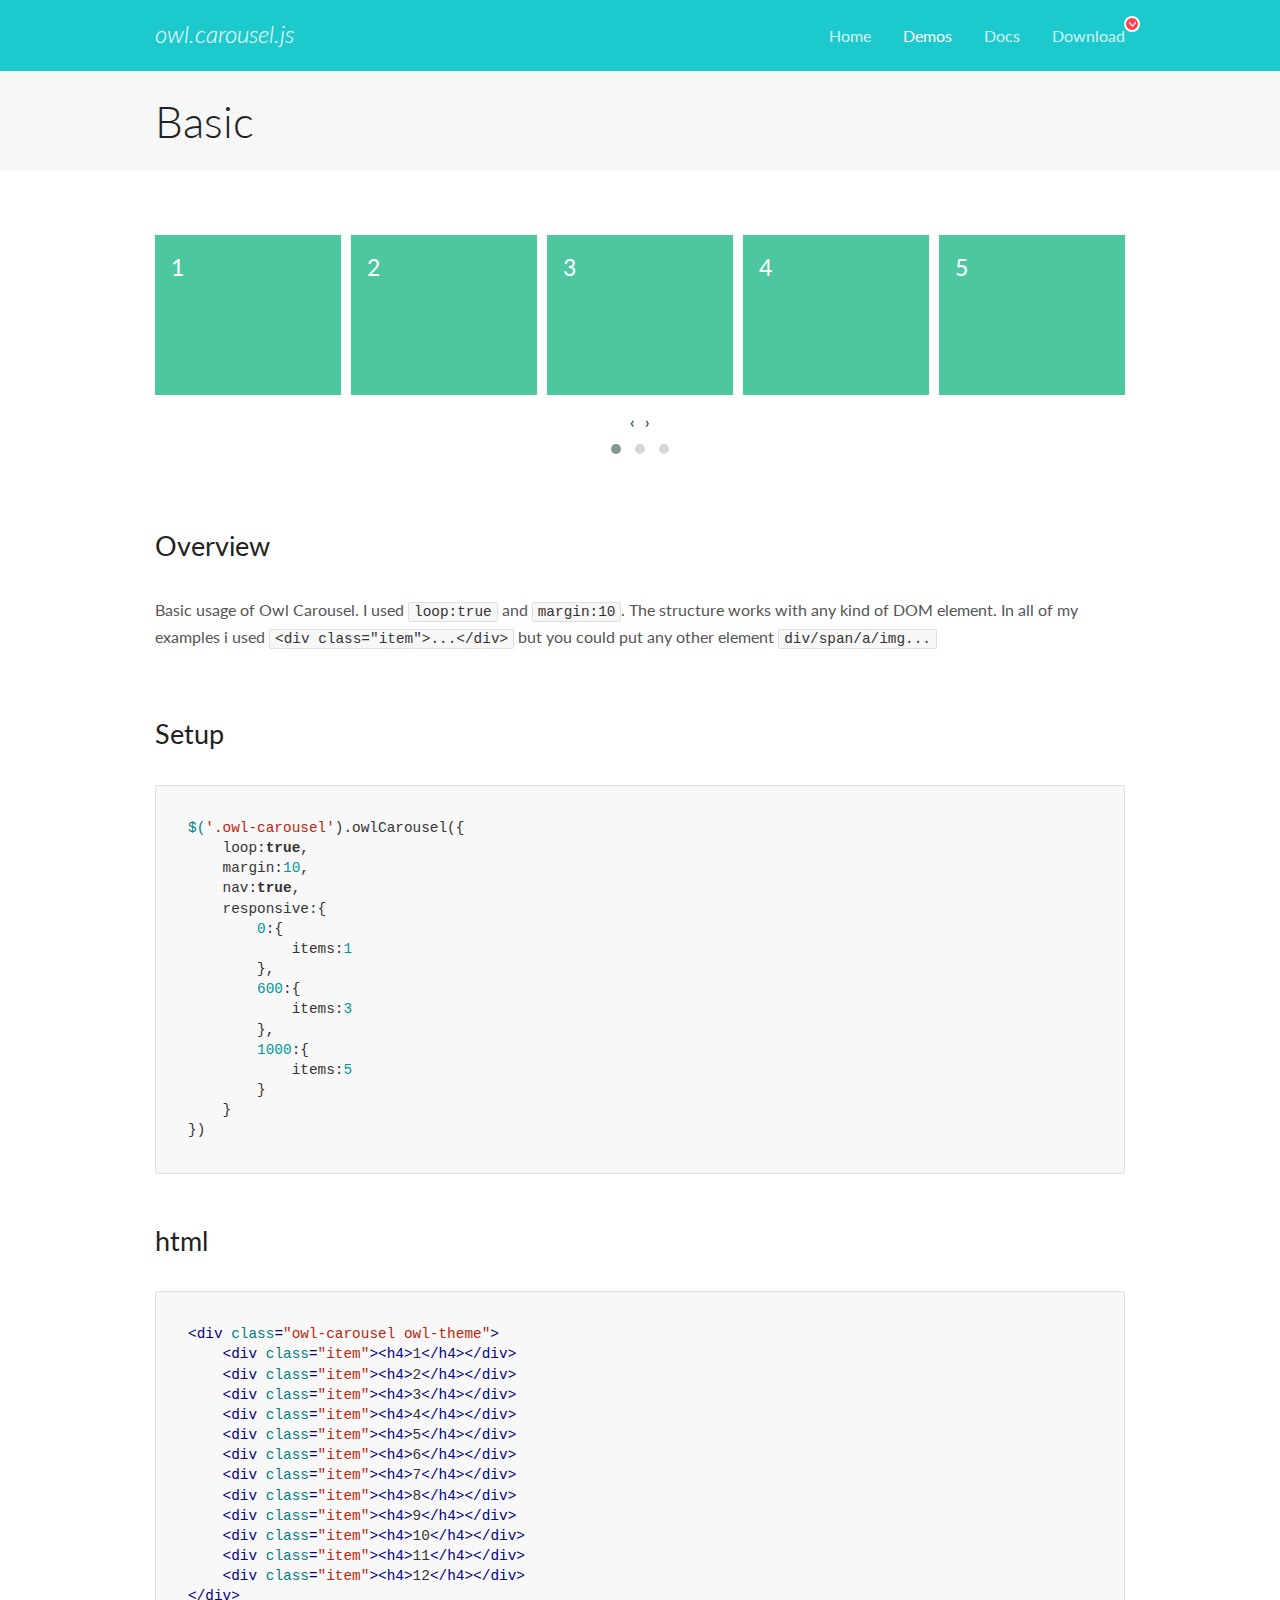
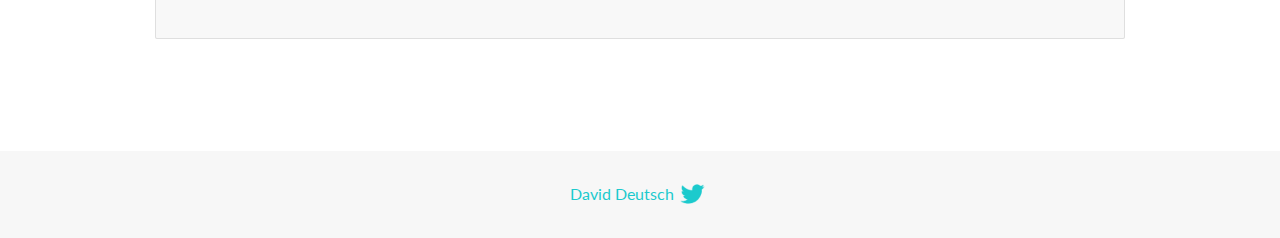
<file: assets/owlcarsoul/docs/demos/basic.html>
<!DOCTYPE html>
<html lang="en">
  <head>

    <!-- head -->
    <meta charset="utf-8">
    <meta name="msapplication-tap-highlight" content="no" />
    <meta name="viewport" content="width=device-width, initial-scale=1.0" />
    <meta name="description" content="Basic usage demo">
    <meta name="author" content="David Deutsch">
    <title>
      Basic Demo | Owl Carousel | 2.3.4
    </title>

    <!-- Stylesheets -->
    <link href='https://fonts.googleapis.com/css?family=Lato:300,400,700,400italic,300italic' rel='stylesheet' type='text/css'>
    <link rel="stylesheet" href="../assets/css/docs.theme.min.css">

    <!-- Owl Stylesheets -->
    <link rel="stylesheet" href="../assets/owlcarousel/assets/owl.carousel.min.css">
    <link rel="stylesheet" href="../assets/owlcarousel/assets/owl.theme.default.min.css">

    <!-- HTML5 shim and Respond.js IE8 support of HTML5 elements and media queries -->

    <!--[if lt IE 9]>
      <script src="https://oss.maxcdn.com/libs/html5shiv/3.7.0/html5shiv.js"></script>
      <script src="https://oss.maxcdn.com/libs/respond.js/1.3.0/respond.min.js"></script>
    <![endif]-->

    <!-- Favicons -->
    <link rel="apple-touch-icon-precomposed" sizes="144x144" href="../assets/ico/apple-touch-icon-144-precomposed.png">
    <link rel="shortcut icon" href="../assets/ico/favicon.png">
    <link rel="shortcut icon" href="favicon.ico">

    <!-- Yeah i know js should not be in header. Its required for demos.-->

    <!-- javascript -->
    <script src="../assets/vendors/jquery.min.js"></script>
    <script src="../assets/owlcarousel/owl.carousel.js"></script>
  </head>
  <body>

    <!-- header -->
    <header class="header">
      <div class="row">
        <div class="large-12 columns">
          <div class="brand left">
            <h3>
              <a href="/OwlCarousel2/">owl.carousel.js</a> 
            </h3>
          </div>
          <a id="toggle-nav" class="right">
            <span></span> <span></span> <span></span> 
          </a> 
          <div class="nav-bar">
            <ul class="clearfix">
              <li> <a href="/OwlCarousel2/index.html">Home</a>  </li>
              <li class="active">
                <a href="/OwlCarousel2/demos/demos.html">Demos</a> 
              </li>
              <li> <a href="/OwlCarousel2/docs/started-welcome.html">Docs</a>  </li>
              <li>
                <a href="https://github.com/OwlCarousel2/OwlCarousel2/archive/2.3.4.zip">Download</a> 
                <span class="download"></span> 
              </li>
            </ul>
          </div>
        </div>
      </div>
    </header>

    <!-- title -->
    <section class="title">
      <div class="row">
        <div class="large-12 columns">
          <h1>Basic</h1>
        </div>
      </div>
    </section>

    <!--  Demos -->
    <section id="demos">
      <div class="row">
        <div class="large-12 columns">
          <div class="owl-carousel owl-theme">
            <div class="item">
              <h4>1</h4>
            </div>
            <div class="item">
              <h4>2</h4>
            </div>
            <div class="item">
              <h4>3</h4>
            </div>
            <div class="item">
              <h4>4</h4>
            </div>
            <div class="item">
              <h4>5</h4>
            </div>
            <div class="item">
              <h4>6</h4>
            </div>
            <div class="item">
              <h4>7</h4>
            </div>
            <div class="item">
              <h4>8</h4>
            </div>
            <div class="item">
              <h4>9</h4>
            </div>
            <div class="item">
              <h4>10</h4>
            </div>
            <div class="item">
              <h4>11</h4>
            </div>
            <div class="item">
              <h4>12</h4>
            </div>
          </div>
          <h3 id="overview">Overview</h3>
          <p>Basic usage of Owl Carousel. I used <code>loop:true</code> and <code>margin:10</code>. The structure works with any kind of DOM element. In all of my examples i used <code>&lt;div class=&quot;item&quot;&gt;...&lt;/div&gt;</code> but you could
            put any other element <code>div/span/a/img...</code></p>
          <h3 id="setup">Setup</h3>
          <pre><code>$(&#39;.owl-carousel&#39;).owlCarousel({
    loop:true,
    margin:10,
    nav:true,
    responsive:{
        0:{
            items:1
        },
        600:{
            items:3
        },
        1000:{
            items:5
        }
    }
})</code></pre>
          <h3 id="html">html</h3>
          <pre><code>&lt;div class=&quot;owl-carousel owl-theme&quot;&gt;
    &lt;div class=&quot;item&quot;&gt;&lt;h4&gt;1&lt;/h4&gt;&lt;/div&gt;
    &lt;div class=&quot;item&quot;&gt;&lt;h4&gt;2&lt;/h4&gt;&lt;/div&gt;
    &lt;div class=&quot;item&quot;&gt;&lt;h4&gt;3&lt;/h4&gt;&lt;/div&gt;
    &lt;div class=&quot;item&quot;&gt;&lt;h4&gt;4&lt;/h4&gt;&lt;/div&gt;
    &lt;div class=&quot;item&quot;&gt;&lt;h4&gt;5&lt;/h4&gt;&lt;/div&gt;
    &lt;div class=&quot;item&quot;&gt;&lt;h4&gt;6&lt;/h4&gt;&lt;/div&gt;
    &lt;div class=&quot;item&quot;&gt;&lt;h4&gt;7&lt;/h4&gt;&lt;/div&gt;
    &lt;div class=&quot;item&quot;&gt;&lt;h4&gt;8&lt;/h4&gt;&lt;/div&gt;
    &lt;div class=&quot;item&quot;&gt;&lt;h4&gt;9&lt;/h4&gt;&lt;/div&gt;
    &lt;div class=&quot;item&quot;&gt;&lt;h4&gt;10&lt;/h4&gt;&lt;/div&gt;
    &lt;div class=&quot;item&quot;&gt;&lt;h4&gt;11&lt;/h4&gt;&lt;/div&gt;
    &lt;div class=&quot;item&quot;&gt;&lt;h4&gt;12&lt;/h4&gt;&lt;/div&gt;
&lt;/div&gt;</code></pre>
          <script>
            $(document).ready(function() {
              var owl = $('.owl-carousel');
              owl.owlCarousel({
                margin: 10,
                nav: true,
                loop: true,
                responsive: {
                  0: {
                    items: 1
                  },
                  600: {
                    items: 3
                  },
                  1000: {
                    items: 5
                  }
                }
              })
            })
          </script>
        </div>
      </div>
    </section>

    <!-- footer -->
    <footer class="footer">
      <div class="row">
        <div class="large-12 columns">
          <h5>
            <a href="/OwlCarousel2/docs/support-contact.html">David Deutsch</a> 
            <a id="custom-tweet-button" href="https://twitter.com/share?url=https://github.com/OwlCarousel2/OwlCarousel2&text=Owl Carousel - This is so awesome! " target="_blank"></a> 
          </h5>
        </div>
      </div>
    </footer>

    <!-- vendors -->
    <script src="../assets/vendors/highlight.js"></script>
    <script src="../assets/js/app.js"></script>
  </body>
</html>
</file>
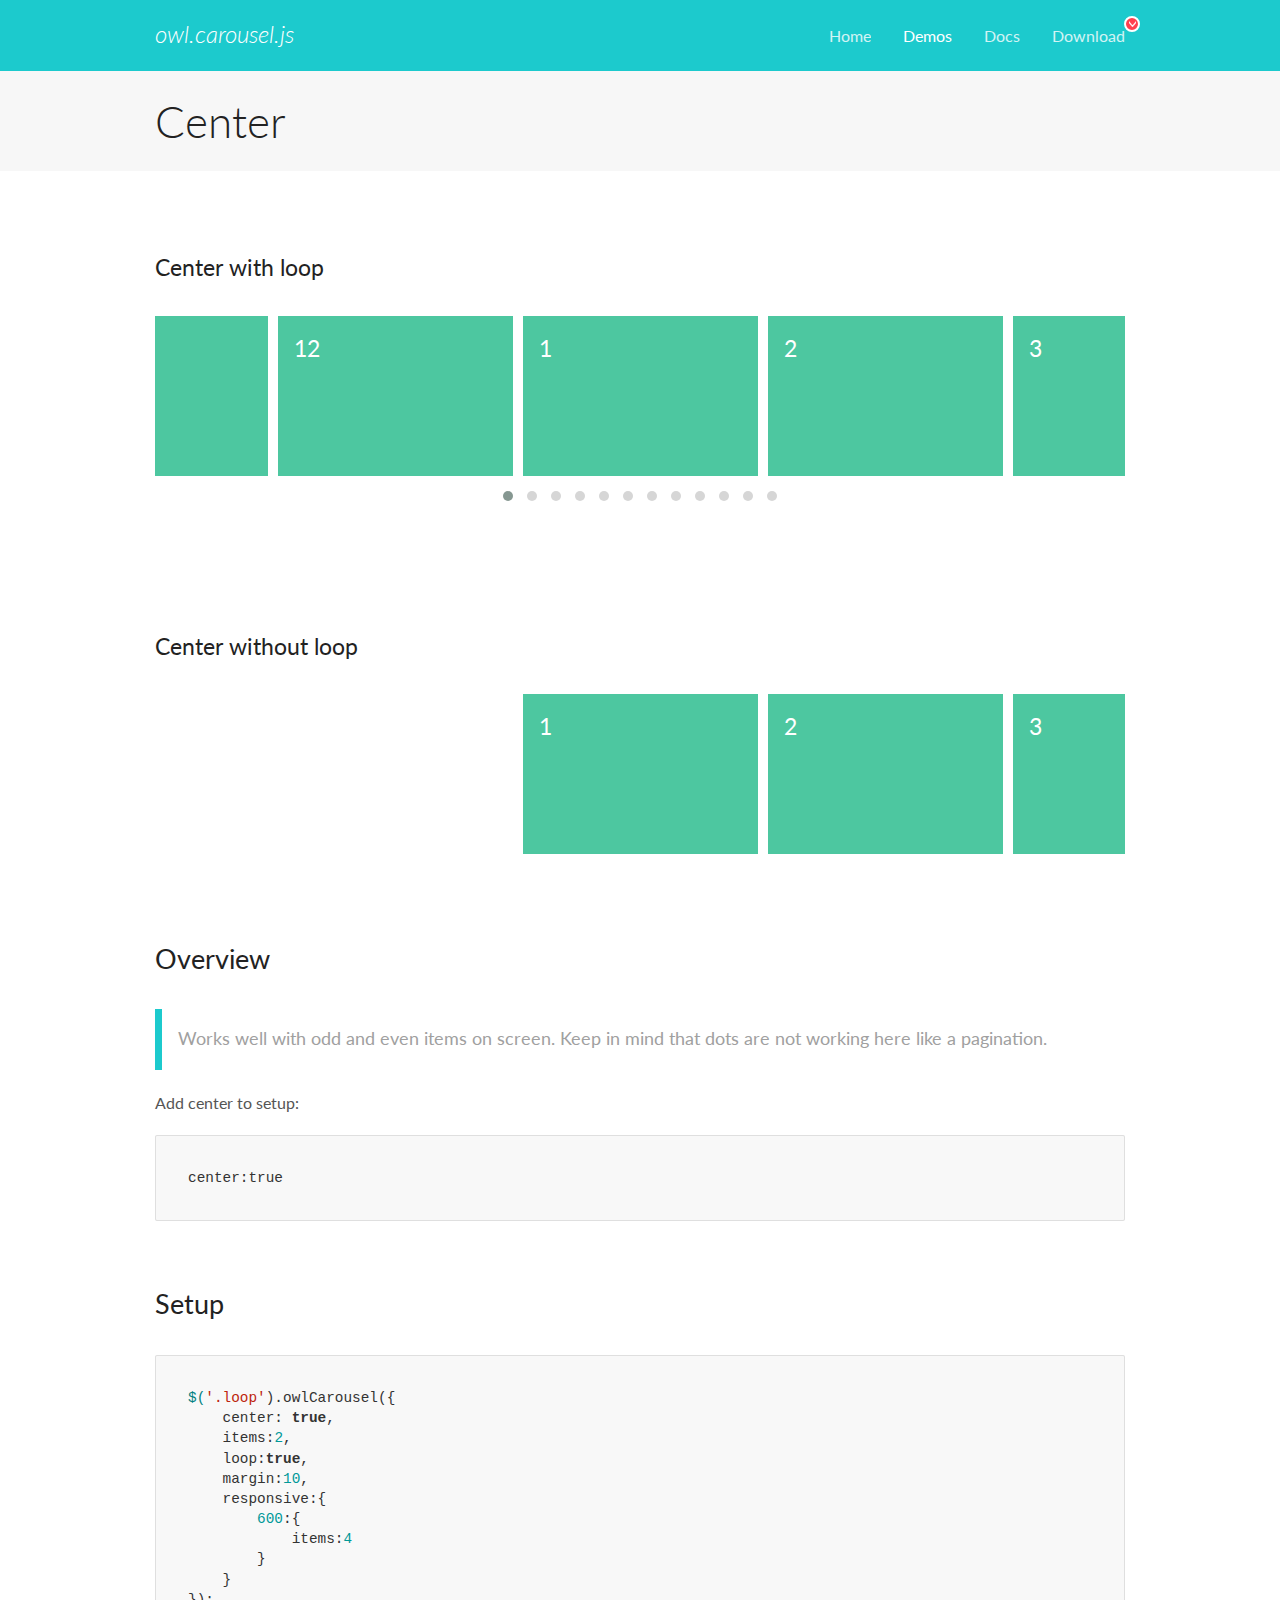
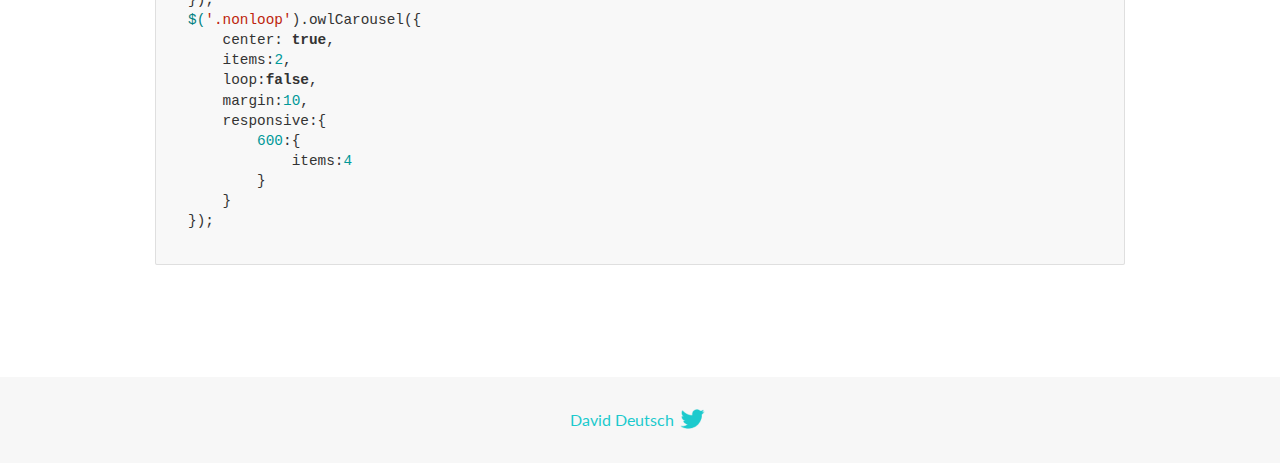
<file: assets/owlcarsoul/docs/demos/center.html>
<!DOCTYPE html>
<html lang="en">
  <head>

    <!-- head -->
    <meta charset="utf-8">
    <meta name="msapplication-tap-highlight" content="no" />
    <meta name="viewport" content="width=device-width, initial-scale=1.0" />
    <meta name="description" content="Center carousel">
    <meta name="author" content="David Deutsch">
    <title>
      Center Demo | Owl Carousel | 2.3.4
    </title>

    <!-- Stylesheets -->
    <link href='https://fonts.googleapis.com/css?family=Lato:300,400,700,400italic,300italic' rel='stylesheet' type='text/css'>
    <link rel="stylesheet" href="../assets/css/docs.theme.min.css">

    <!-- Owl Stylesheets -->
    <link rel="stylesheet" href="../assets/owlcarousel/assets/owl.carousel.min.css">
    <link rel="stylesheet" href="../assets/owlcarousel/assets/owl.theme.default.min.css">

    <!-- HTML5 shim and Respond.js IE8 support of HTML5 elements and media queries -->

    <!--[if lt IE 9]>
      <script src="https://oss.maxcdn.com/libs/html5shiv/3.7.0/html5shiv.js"></script>
      <script src="https://oss.maxcdn.com/libs/respond.js/1.3.0/respond.min.js"></script>
    <![endif]-->

    <!-- Favicons -->
    <link rel="apple-touch-icon-precomposed" sizes="144x144" href="../assets/ico/apple-touch-icon-144-precomposed.png">
    <link rel="shortcut icon" href="../assets/ico/favicon.png">
    <link rel="shortcut icon" href="favicon.ico">

    <!-- Yeah i know js should not be in header. Its required for demos.-->

    <!-- javascript -->
    <script src="../assets/vendors/jquery.min.js"></script>
    <script src="../assets/owlcarousel/owl.carousel.js"></script>
  </head>
  <body>

    <!-- header -->
    <header class="header">
      <div class="row">
        <div class="large-12 columns">
          <div class="brand left">
            <h3>
              <a href="/OwlCarousel2/">owl.carousel.js</a> 
            </h3>
          </div>
          <a id="toggle-nav" class="right">
            <span></span> <span></span> <span></span> 
          </a> 
          <div class="nav-bar">
            <ul class="clearfix">
              <li> <a href="/OwlCarousel2/index.html">Home</a>  </li>
              <li class="active">
                <a href="/OwlCarousel2/demos/demos.html">Demos</a> 
              </li>
              <li> <a href="/OwlCarousel2/docs/started-welcome.html">Docs</a>  </li>
              <li>
                <a href="https://github.com/OwlCarousel2/OwlCarousel2/archive/2.3.4.zip">Download</a> 
                <span class="download"></span> 
              </li>
            </ul>
          </div>
        </div>
      </div>
    </header>

    <!-- title -->
    <section class="title">
      <div class="row">
        <div class="large-12 columns">
          <h1>Center</h1>
        </div>
      </div>
    </section>

    <!--  Demos -->
    <section id="demos">
      <div class="row">
        <div class="large-12 columns">
          <h4 id="center-with-loop">Center with loop</h4>
          <div class="loop owl-carousel owl-theme">
            <div class="item">
              <h4>1</h4>
            </div>
            <div class="item">
              <h4>2</h4>
            </div>
            <div class="item">
              <h4>3</h4>
            </div>
            <div class="item">
              <h4>4</h4>
            </div>
            <div class="item">
              <h4>5</h4>
            </div>
            <div class="item">
              <h4>6</h4>
            </div>
            <div class="item">
              <h4>7</h4>
            </div>
            <div class="item">
              <h4>8</h4>
            </div>
            <div class="item">
              <h4>9</h4>
            </div>
            <div class="item">
              <h4>10</h4>
            </div>
            <div class="item">
              <h4>11</h4>
            </div>
            <div class="item">
              <h4>12</h4>
            </div>
          </div>
          <br>
          <h4 id="center-without-loop">Center without loop</h4>
          <div class="nonloop owl-carousel">
            <div class="item">
              <h4>1</h4>
            </div>
            <div class="item">
              <h4>2</h4>
            </div>
            <div class="item">
              <h4>3</h4>
            </div>
            <div class="item">
              <h4>4</h4>
            </div>
            <div class="item">
              <h4>5</h4>
            </div>
            <div class="item">
              <h4>6</h4>
            </div>
            <div class="item">
              <h4>7</h4>
            </div>
            <div class="item">
              <h4>8</h4>
            </div>
            <div class="item">
              <h4>9</h4>
            </div>
            <div class="item">
              <h4>10</h4>
            </div>
            <div class="item">
              <h4>11</h4>
            </div>
            <div class="item">
              <h4>12</h4>
            </div>
          </div>
          <h3 id="overview">Overview</h3>
          <blockquote>
            <p>Works well with odd and even items on screen. Keep in mind that dots are not working here like a pagination.</p>
          </blockquote>
          <p>Add center to setup:</p>
          <pre><code>center:true</code></pre>
          <h3 id="setup">Setup</h3>
          <pre><code>$(&#39;.loop&#39;).owlCarousel({
    center: true,
    items:2,
    loop:true,
    margin:10,
    responsive:{
        600:{
            items:4
        }
    }
});
$(&#39;.nonloop&#39;).owlCarousel({
    center: true,
    items:2,
    loop:false,
    margin:10,
    responsive:{
        600:{
            items:4
        }
    }
});</code></pre>
          <script>
            jQuery(document).ready(function($) {
              $('.loop').owlCarousel({
                center: true,
                items: 2,
                loop: true,
                margin: 10,
                responsive: {
                  600: {
                    items: 4
                  }
                }
              });
              $('.nonloop').owlCarousel({
                center: true,
                items: 2,
                loop: false,
                margin: 10,
                responsive: {
                  600: {
                    items: 4
                  }
                }
              });
            });
          </script>
        </div>
      </div>
    </section>

    <!-- footer -->
    <footer class="footer">
      <div class="row">
        <div class="large-12 columns">
          <h5>
            <a href="/OwlCarousel2/docs/support-contact.html">David Deutsch</a> 
            <a id="custom-tweet-button" href="https://twitter.com/share?url=https://github.com/OwlCarousel2/OwlCarousel2&text=Owl Carousel - This is so awesome! " target="_blank"></a> 
          </h5>
        </div>
      </div>
    </footer>

    <!-- vendors -->
    <script src="../assets/vendors/highlight.js"></script>
    <script src="../assets/js/app.js"></script>
  </body>
</html>
</file>
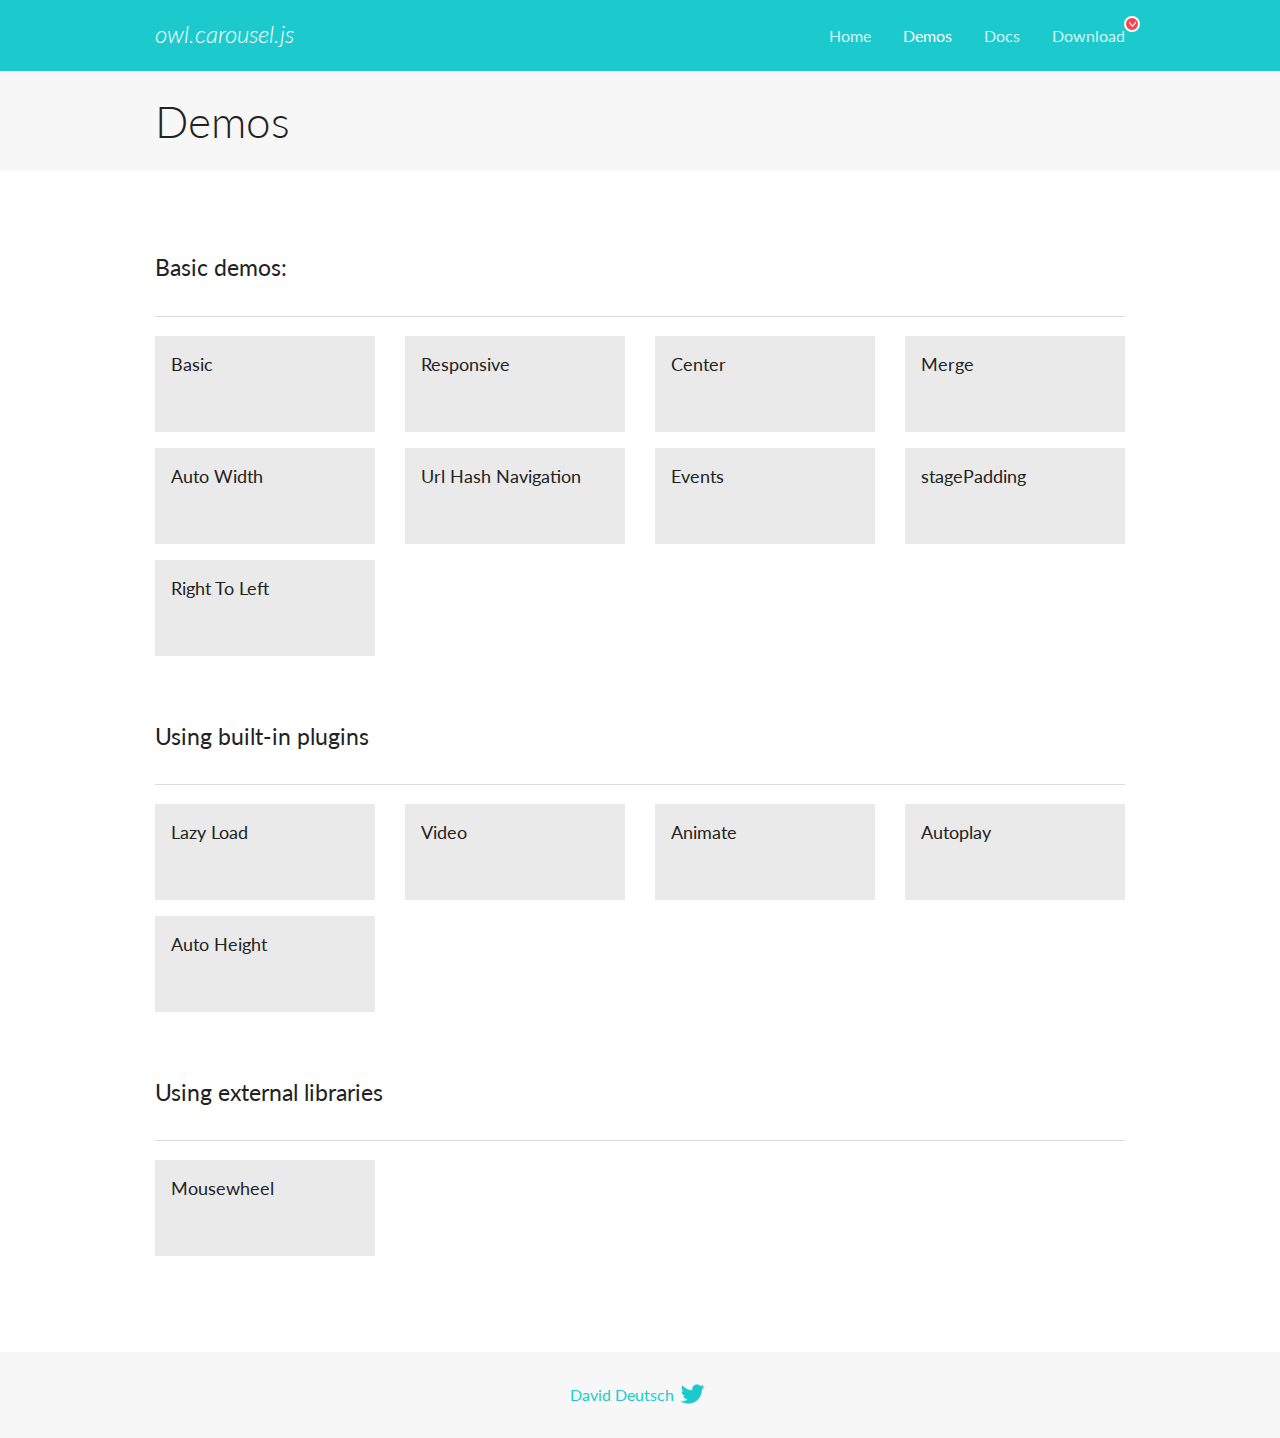
<file: assets/owlcarsoul/docs/demos/demos.html>
<!DOCTYPE html>
<html lang="en">
  <head>

    <!-- head -->
    <meta charset="utf-8">
    <meta name="msapplication-tap-highlight" content="no" />
    <meta name="viewport" content="width=device-width, initial-scale=1.0" />
    <meta name="description" content="A list of Owl Carousel examples.">
    <meta name="author" content="David Deutsch">
    <title>
      Demos | Owl Carousel | 2.3.4
    </title>

    <!-- Stylesheets -->
    <link href='https://fonts.googleapis.com/css?family=Lato:300,400,700,400italic,300italic' rel='stylesheet' type='text/css'>
    <link rel="stylesheet" href="../assets/css/docs.theme.min.css">

    <!-- Owl Stylesheets -->
    <link rel="stylesheet" href="../assets/owlcarousel/assets/owl.carousel.min.css">
    <link rel="stylesheet" href="../assets/owlcarousel/assets/owl.theme.default.min.css">

    <!-- HTML5 shim and Respond.js IE8 support of HTML5 elements and media queries -->

    <!--[if lt IE 9]>
      <script src="https://oss.maxcdn.com/libs/html5shiv/3.7.0/html5shiv.js"></script>
      <script src="https://oss.maxcdn.com/libs/respond.js/1.3.0/respond.min.js"></script>
    <![endif]-->

    <!-- Favicons -->
    <link rel="apple-touch-icon-precomposed" sizes="144x144" href="../assets/ico/apple-touch-icon-144-precomposed.png">
    <link rel="shortcut icon" href="../assets/ico/favicon.png">
    <link rel="shortcut icon" href="favicon.ico">

    <!-- Yeah i know js should not be in header. Its required for demos.-->

    <!-- javascript -->
    <script src="../assets/vendors/jquery.min.js"></script>
    <script src="../assets/owlcarousel/owl.carousel.js"></script>
  </head>
  <body>

    <!-- header -->
    <header class="header">
      <div class="row">
        <div class="large-12 columns">
          <div class="brand left">
            <h3>
              <a href="/OwlCarousel2/">owl.carousel.js</a> 
            </h3>
          </div>
          <a id="toggle-nav" class="right">
            <span></span> <span></span> <span></span> 
          </a> 
          <div class="nav-bar">
            <ul class="clearfix">
              <li> <a href="/OwlCarousel2/index.html">Home</a>  </li>
              <li class="active">
                <a href="/OwlCarousel2/demos/demos.html">Demos</a> 
              </li>
              <li> <a href="/OwlCarousel2/docs/started-welcome.html">Docs</a>  </li>
              <li>
                <a href="https://github.com/OwlCarousel2/OwlCarousel2/archive/2.3.4.zip">Download</a> 
                <span class="download"></span> 
              </li>
            </ul>
          </div>
        </div>
      </div>
    </header>

    <!-- title -->
    <section class="title">
      <div class="row">
        <div class="large-12 columns">
          <h1>Demos</h1>
        </div>
      </div>
    </section>

    <!--  Demos -->
    <section id="demos">
      <div class="row">
        <div class="large-12 columns">
          <h4 id="basic-demos-">Basic demos:</h4>
          <hr>
          <div class="demo-list">
            <div class="row">
              <div class="small-6 medium-4 large-3 columns">
                <a href="basic.html" class="demo-block">
                  <h5>Basic </h5>
                </a> 
              </div>
              <div class="small-6 medium-4 large-3 columns">
                <a href="responsive.html" class="demo-block">
                  <h5>Responsive </h5>
                </a> 
              </div>
              <div class="small-6 medium-4 large-3 columns">
                <a href="center.html" class="demo-block">
                  <h5>Center </h5>
                </a> 
              </div>
              <div class="small-6 medium-4 large-3 columns">
                <a href="merge.html" class="demo-block">
                  <h5>Merge </h5>
                </a> 
              </div>
              <div class="small-6 medium-4 large-3 columns">
                <a href="autowidth.html" class="demo-block">
                  <h5>Auto Width </h5>
                </a> 
              </div>
              <div class="small-6 medium-4 large-3 columns">
                <a href="urlhashnav.html" class="demo-block">
                  <h5>Url Hash Navigation </h5>
                </a> 
              </div>
              <div class="small-6 medium-4 large-3 columns">
                <a href="events.html" class="demo-block">
                  <h5>Events </h5>
                </a> 
              </div>
              <div class="small-6 medium-4 large-3 columns">
                <a href="stagepadding.html" class="demo-block">
                  <h5>stagePadding </h5>
                </a> 
              </div>
              <div class="small-6 medium-4 large-3 columns">
                <a href="rtl.html" class="demo-block">
                  <h5>Right To Left </h5>
                </a> 
              </div>
            </div>
          </div>
          <h4 id="using-built-in-plugins">Using built-in plugins</h4>
          <hr>
          <div class="demo-list">
            <div class="row">
              <div class="small-6 medium-4 large-3 columns">
                <a href="lazyLoad.html" class="demo-block">
                  <h5>Lazy Load </h5>
                </a> 
              </div>
              <div class="small-6 medium-4 large-3 columns">
                <a href="video.html" class="demo-block">
                  <h5>Video </h5>
                </a> 
              </div>
              <div class="small-6 medium-4 large-3 columns">
                <a href="animate.html" class="demo-block">
                  <h5>Animate </h5>
                </a> 
              </div>
              <div class="small-6 medium-4 large-3 columns">
                <a href="autoplay.html" class="demo-block">
                  <h5>Autoplay </h5>
                </a> 
              </div>
              <div class="small-6 medium-4 large-3 columns">
                <a href="autoheight.html" class="demo-block">
                  <h5>Auto Height </h5>
                </a> 
              </div>
            </div>
          </div>
          <h4 id="using-external-libraries">Using external libraries</h4>
          <hr>
          <div class="demo-list">
            <div class="row">
              <div class="small-6 medium-4 large-3 columns">
                <a href="mousewheel.html" class="demo-block">
                  <h5>Mousewheel </h5>
                </a> 
              </div>
            </div>
          </div>
        </div>
      </div>
    </section>

    <!-- footer -->
    <footer class="footer">
      <div class="row">
        <div class="large-12 columns">
          <h5>
            <a href="/OwlCarousel2/docs/support-contact.html">David Deutsch</a> 
            <a id="custom-tweet-button" href="https://twitter.com/share?url=https://github.com/OwlCarousel2/OwlCarousel2&text=Owl Carousel - This is so awesome! " target="_blank"></a> 
          </h5>
        </div>
      </div>
    </footer>

    <!-- vendors -->
    <script src="../assets/vendors/highlight.js"></script>
    <script src="../assets/js/app.js"></script>
  </body>
</html>
</file>
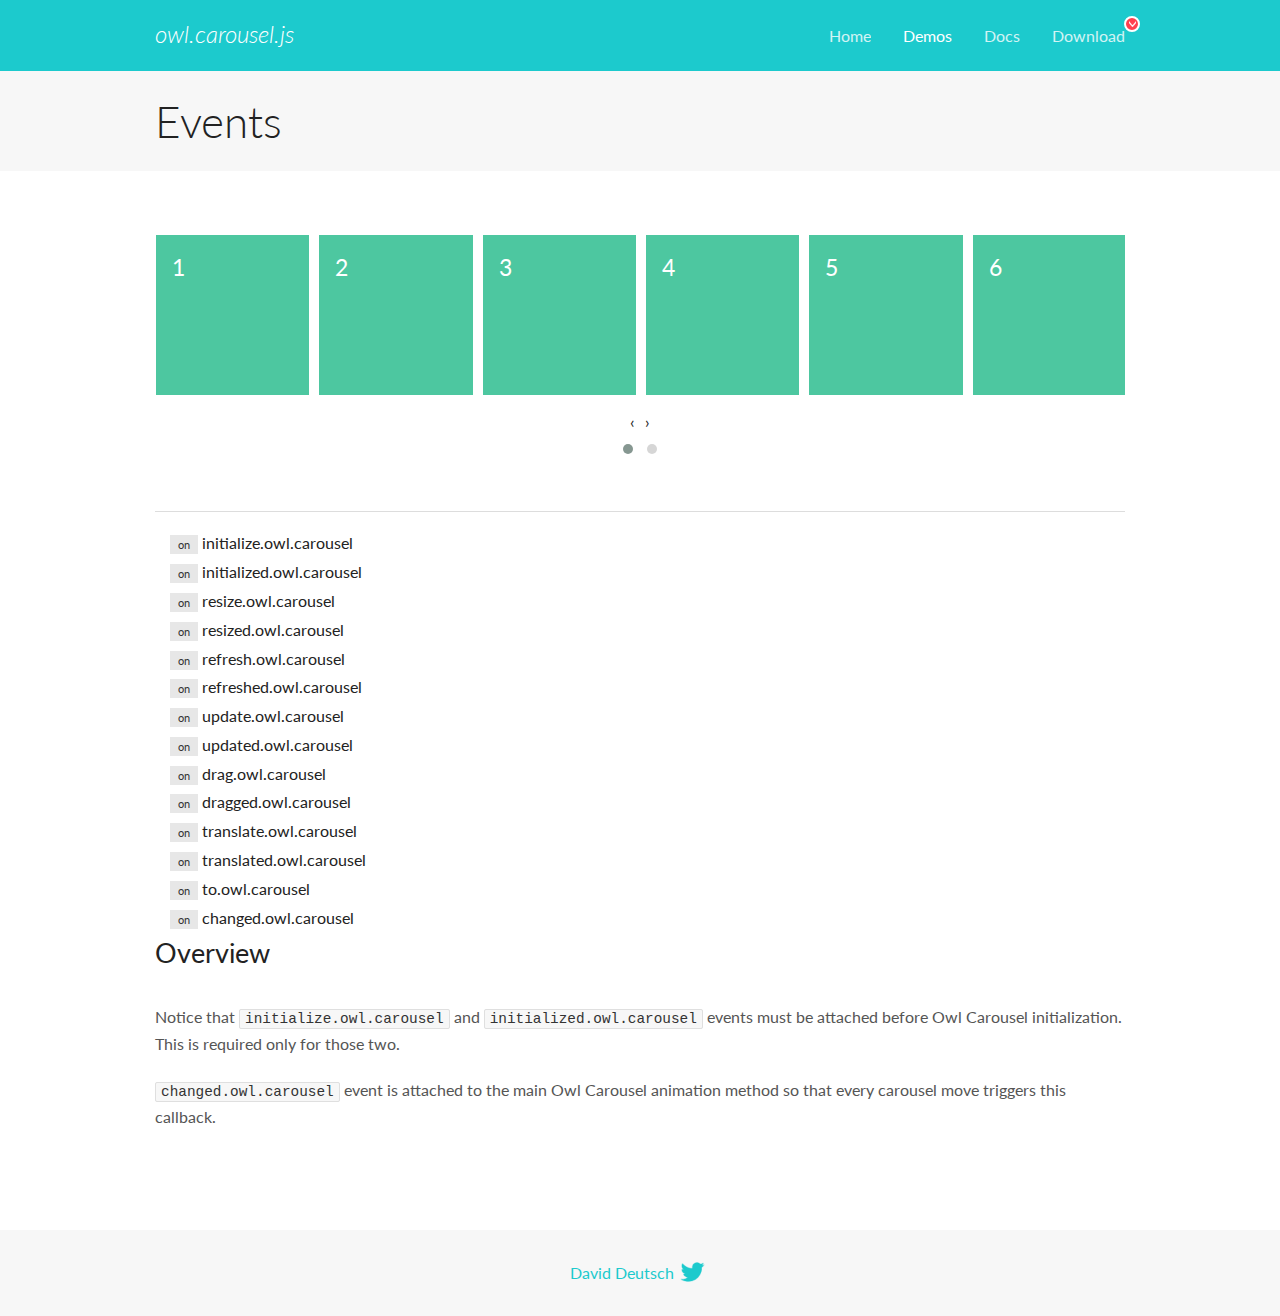
<file: assets/owlcarsoul/docs/demos/events.html>
<!DOCTYPE html>
<html lang="en">
  <head>

    <!-- head -->
    <meta charset="utf-8">
    <meta name="msapplication-tap-highlight" content="no" />
    <meta name="viewport" content="width=device-width, initial-scale=1.0" />
    <meta name="description" content="Events usage demo">
    <meta name="author" content="David Deutsch">
    <title>
      Events Demo | Owl Carousel | 2.3.4
    </title>

    <!-- Stylesheets -->
    <link href='https://fonts.googleapis.com/css?family=Lato:300,400,700,400italic,300italic' rel='stylesheet' type='text/css'>
    <link rel="stylesheet" href="../assets/css/docs.theme.min.css">

    <!-- Owl Stylesheets -->
    <link rel="stylesheet" href="../assets/owlcarousel/assets/owl.carousel.min.css">
    <link rel="stylesheet" href="../assets/owlcarousel/assets/owl.theme.default.min.css">

    <!-- HTML5 shim and Respond.js IE8 support of HTML5 elements and media queries -->

    <!--[if lt IE 9]>
      <script src="https://oss.maxcdn.com/libs/html5shiv/3.7.0/html5shiv.js"></script>
      <script src="https://oss.maxcdn.com/libs/respond.js/1.3.0/respond.min.js"></script>
    <![endif]-->

    <!-- Favicons -->
    <link rel="apple-touch-icon-precomposed" sizes="144x144" href="../assets/ico/apple-touch-icon-144-precomposed.png">
    <link rel="shortcut icon" href="../assets/ico/favicon.png">
    <link rel="shortcut icon" href="favicon.ico">

    <!-- Yeah i know js should not be in header. Its required for demos.-->

    <!-- javascript -->
    <script src="../assets/vendors/jquery.min.js"></script>
    <script src="../assets/owlcarousel/owl.carousel.js"></script>
  </head>
  <body>

    <!-- header -->
    <header class="header">
      <div class="row">
        <div class="large-12 columns">
          <div class="brand left">
            <h3>
              <a href="/OwlCarousel2/">owl.carousel.js</a> 
            </h3>
          </div>
          <a id="toggle-nav" class="right">
            <span></span> <span></span> <span></span> 
          </a> 
          <div class="nav-bar">
            <ul class="clearfix">
              <li> <a href="/OwlCarousel2/index.html">Home</a>  </li>
              <li class="active">
                <a href="/OwlCarousel2/demos/demos.html">Demos</a> 
              </li>
              <li> <a href="/OwlCarousel2/docs/started-welcome.html">Docs</a>  </li>
              <li>
                <a href="https://github.com/OwlCarousel2/OwlCarousel2/archive/2.3.4.zip">Download</a> 
                <span class="download"></span> 
              </li>
            </ul>
          </div>
        </div>
      </div>
    </header>

    <!-- title -->
    <section class="title">
      <div class="row">
        <div class="large-12 columns">
          <h1>Events</h1>
        </div>
      </div>
    </section>

    <!--  Demos -->
    <section id="demos">
      <div class="row">
        <div class="large-12 columns">
          <div class="owl-carousel owl-theme">
            <div class="item">
              <h4>1</h4>
            </div>
            <div class="item">
              <h4>2</h4>
            </div>
            <div class="item">
              <h4>3</h4>
            </div>
            <div class="item">
              <h4>4</h4>
            </div>
            <div class="item">
              <h4>5</h4>
            </div>
            <div class="item">
              <h4>6</h4>
            </div>
            <div class="item">
              <h4>7</h4>
            </div>
            <div class="item">
              <h4>8</h4>
            </div>
            <div class="item">
              <h4>9</h4>
            </div>
            <div class="item">
              <h4>10</h4>
            </div>
            <div class="item">
              <h4>11</h4>
            </div>
            <div class="item">
              <h4>12</h4>
            </div>
          </div>
          <hr>
          <div class="large-12 columns callbacks">
            <div><span class="label secondary initialize">on</span>  initialize.owl.carousel </div>
            <div><span class="label secondary initialized">on</span>  initialized.owl.carousel </div>
            <div><span class="label secondary resize">on</span>  resize.owl.carousel </div>
            <div><span class="label secondary resized">on</span>  resized.owl.carousel </div>
            <div><span class="label secondary refresh">on</span>  refresh.owl.carousel </div>
            <div><span class="label secondary refreshed">on</span>  refreshed.owl.carousel </div>
            <div><span class="label secondary update">on</span>  update.owl.carousel </div>
            <div><span class="label secondary updated">on</span>  updated.owl.carousel </div>
            <div><span class="label secondary drag">on</span>  drag.owl.carousel </div>
            <div><span class="label secondary dragged">on</span>  dragged.owl.carousel </div>
            <div><span class="label secondary translate">on</span>  translate.owl.carousel </div>
            <div><span class="label secondary translated">on</span>  translated.owl.carousel </div>
            <div><span class="label secondary to">on</span>  to.owl.carousel </div>
            <div><span class="label secondary changed">on</span>  changed.owl.carousel </div>
          </div>
          <h3 id="overview">Overview</h3>
          <p>Notice that <code>initialize.owl.carousel</code> and <code>initialized.owl.carousel</code> events must be attached before Owl Carousel initialization. This is required only for those two.</p>
          <p><code>changed.owl.carousel</code> event is attached to the main Owl Carousel animation method so that every carousel move triggers this callback.</p>
          <script>
            jQuery(document).ready(function($) {
              var owl = $('.owl-carousel');
              owl.on('initialize.owl.carousel initialized.owl.carousel ' +
                'initialize.owl.carousel initialize.owl.carousel ' +
                'resize.owl.carousel resized.owl.carousel ' +
                'refresh.owl.carousel refreshed.owl.carousel ' +
                'update.owl.carousel updated.owl.carousel ' +
                'drag.owl.carousel dragged.owl.carousel ' +
                'translate.owl.carousel translated.owl.carousel ' +
                'to.owl.carousel changed.owl.carousel',
                function(e) {
                  $('.' + e.type)
                    .removeClass('secondary')
                    .addClass('success');
                  window.setTimeout(function() {
                    $('.' + e.type)
                      .removeClass('success')
                      .addClass('secondary');
                  }, 500);
                });
              owl.owlCarousel({
                loop: true,
                nav: true,
                lazyLoad: true,
                margin: 10,
                video: true,
                responsive: {
                  0: {
                    items: 1
                  },
                  600: {
                    items: 3
                  },
                  960: {
                    items: 5,
                  },
                  1200: {
                    items: 6
                  }
                }
              });
            });
          </script>
        </div>
      </div>
    </section>

    <!-- footer -->
    <footer class="footer">
      <div class="row">
        <div class="large-12 columns">
          <h5>
            <a href="/OwlCarousel2/docs/support-contact.html">David Deutsch</a> 
            <a id="custom-tweet-button" href="https://twitter.com/share?url=https://github.com/OwlCarousel2/OwlCarousel2&text=Owl Carousel - This is so awesome! " target="_blank"></a> 
          </h5>
        </div>
      </div>
    </footer>

    <!-- vendors -->
    <script src="../assets/vendors/highlight.js"></script>
    <script src="../assets/js/app.js"></script>
  </body>
</html>
</file>
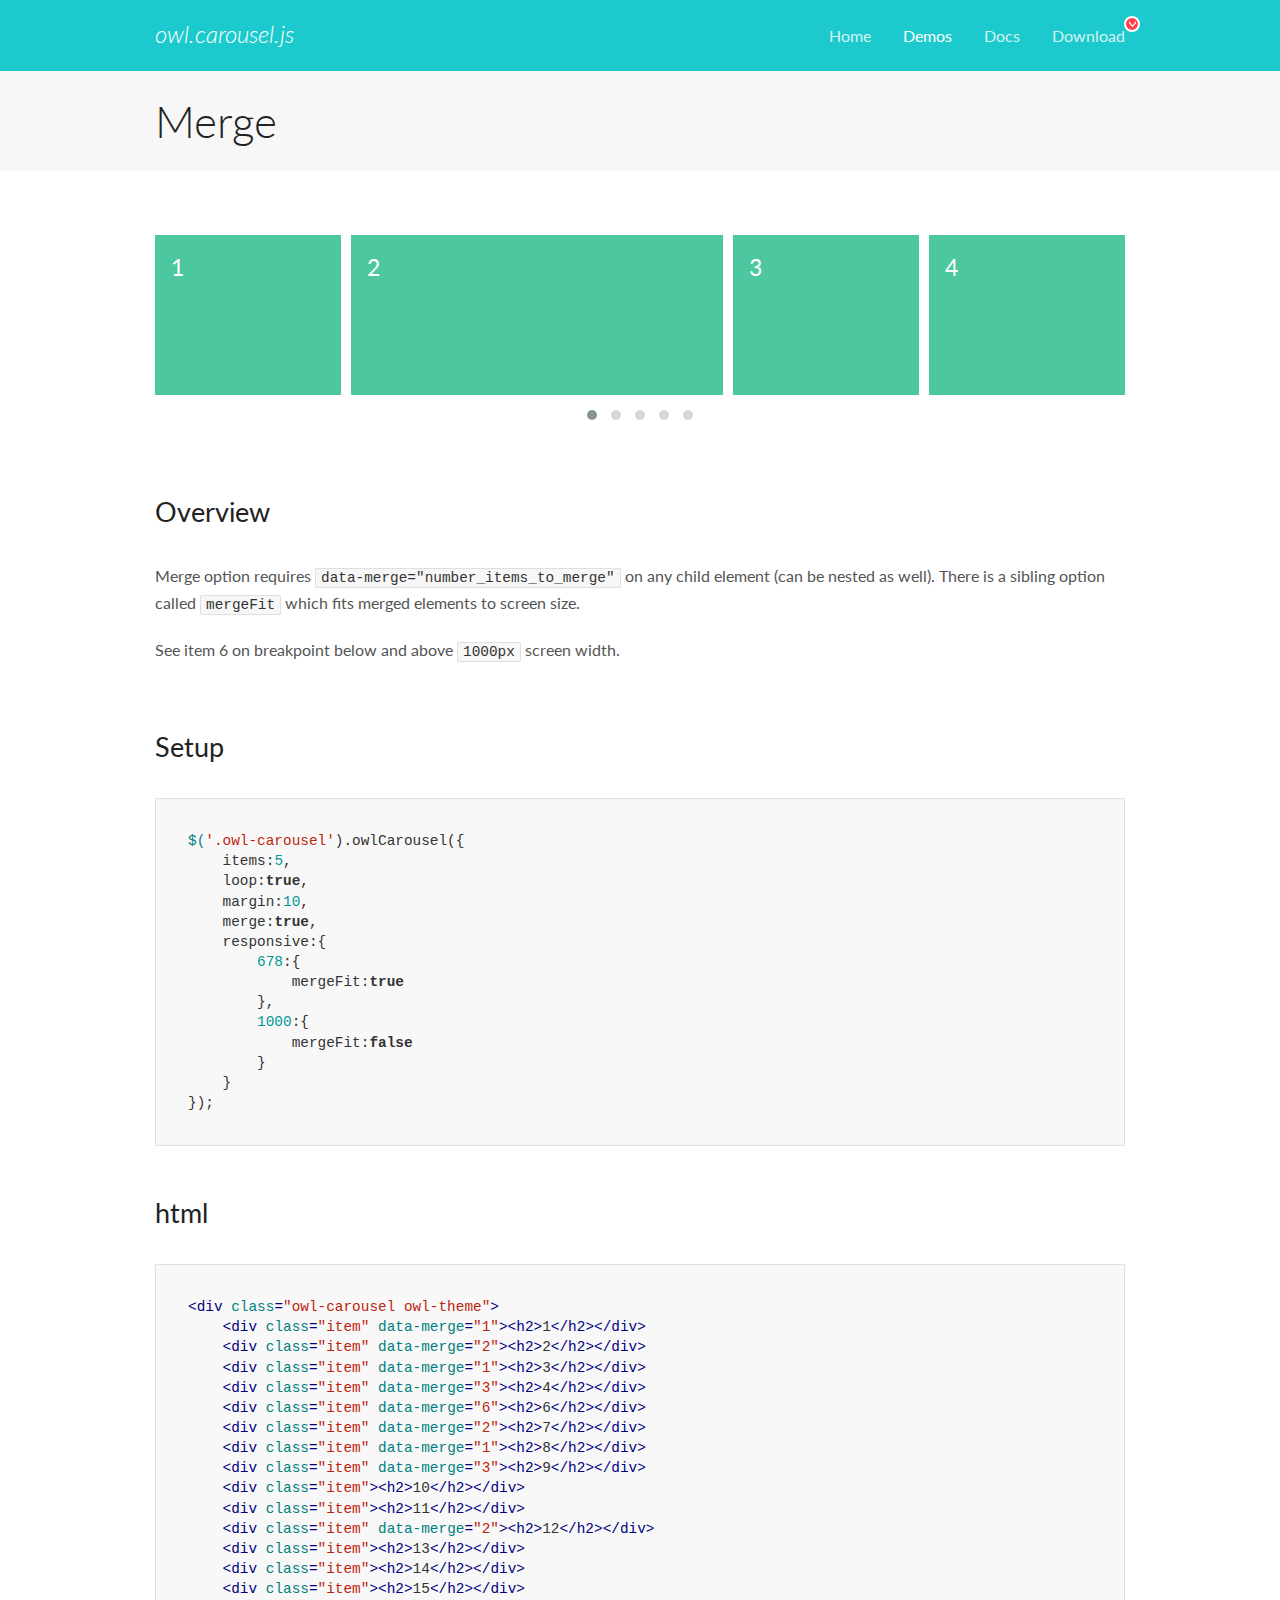
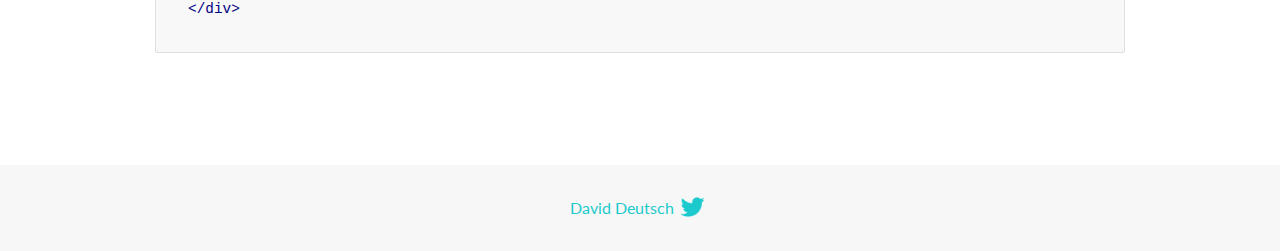
<file: assets/owlcarsoul/docs/demos/merge.html>
<!DOCTYPE html>
<html lang="en">
  <head>

    <!-- head -->
    <meta charset="utf-8">
    <meta name="msapplication-tap-highlight" content="no" />
    <meta name="viewport" content="width=device-width, initial-scale=1.0" />
    <meta name="description" content="Merge Items">
    <meta name="author" content="David Deutsch">
    <title>
      Merge Demo | Owl Carousel | 2.3.4
    </title>

    <!-- Stylesheets -->
    <link href='https://fonts.googleapis.com/css?family=Lato:300,400,700,400italic,300italic' rel='stylesheet' type='text/css'>
    <link rel="stylesheet" href="../assets/css/docs.theme.min.css">

    <!-- Owl Stylesheets -->
    <link rel="stylesheet" href="../assets/owlcarousel/assets/owl.carousel.min.css">
    <link rel="stylesheet" href="../assets/owlcarousel/assets/owl.theme.default.min.css">

    <!-- HTML5 shim and Respond.js IE8 support of HTML5 elements and media queries -->

    <!--[if lt IE 9]>
      <script src="https://oss.maxcdn.com/libs/html5shiv/3.7.0/html5shiv.js"></script>
      <script src="https://oss.maxcdn.com/libs/respond.js/1.3.0/respond.min.js"></script>
    <![endif]-->

    <!-- Favicons -->
    <link rel="apple-touch-icon-precomposed" sizes="144x144" href="../assets/ico/apple-touch-icon-144-precomposed.png">
    <link rel="shortcut icon" href="../assets/ico/favicon.png">
    <link rel="shortcut icon" href="favicon.ico">

    <!-- Yeah i know js should not be in header. Its required for demos.-->

    <!-- javascript -->
    <script src="../assets/vendors/jquery.min.js"></script>
    <script src="../assets/owlcarousel/owl.carousel.js"></script>
  </head>
  <body>

    <!-- header -->
    <header class="header">
      <div class="row">
        <div class="large-12 columns">
          <div class="brand left">
            <h3>
              <a href="/OwlCarousel2/">owl.carousel.js</a> 
            </h3>
          </div>
          <a id="toggle-nav" class="right">
            <span></span> <span></span> <span></span> 
          </a> 
          <div class="nav-bar">
            <ul class="clearfix">
              <li> <a href="/OwlCarousel2/index.html">Home</a>  </li>
              <li class="active">
                <a href="/OwlCarousel2/demos/demos.html">Demos</a> 
              </li>
              <li> <a href="/OwlCarousel2/docs/started-welcome.html">Docs</a>  </li>
              <li>
                <a href="https://github.com/OwlCarousel2/OwlCarousel2/archive/2.3.4.zip">Download</a> 
                <span class="download"></span> 
              </li>
            </ul>
          </div>
        </div>
      </div>
    </header>

    <!-- title -->
    <section class="title">
      <div class="row">
        <div class="large-12 columns">
          <h1>Merge</h1>
        </div>
      </div>
    </section>

    <!--  Demos -->
    <section id="demos">
      <div class="row">
        <div class="large-12 columns">
          <div class="owl-carousel owl-theme">
            <div class="item" data-merge="1">
              <h4>1</h4>
            </div>
            <div class="item" data-merge="2">
              <h4>2</h4>
            </div>
            <div class="item" data-merge="1">
              <h4>3</h4>
            </div>
            <div class="item" data-merge="3">
              <h4>4</h4>
            </div>
            <div class="item" data-merge="6">
              <h4>6</h4>
            </div>
            <div class="item" data-merge="2">
              <h4>7</h4>
            </div>
            <div class="item" data-merge="1">
              <h4>8</h4>
            </div>
            <div class="item" data-merge="3">
              <h4>9</h4>
            </div>
            <div class="item">
              <h4>10</h4>
            </div>
            <div class="item">
              <h4>11</h4>
            </div>
            <div class="item" data-merge="2">
              <h4>12</h4>
            </div>
            <div class="item">
              <h4>13</h4>
            </div>
            <div class="item">
              <h4>14</h4>
            </div>
            <div class="item">
              <h4>15</h4>
            </div>
          </div>
          <h3 id="overview">Overview</h3>
          <p>Merge option requires <code>data-merge=&quot;number_items_to_merge&quot;</code> on any child element (can be nested as well). There is a sibling option called <code>mergeFit</code> which fits merged elements to screen size. </p>
          <p>See item 6 on breakpoint below and above <code>1000px</code> screen width.</p>
          <h3 id="setup">Setup</h3>
          <pre><code>$(&#39;.owl-carousel&#39;).owlCarousel({
    items:5,
    loop:true,
    margin:10,
    merge:true,
    responsive:{
        678:{
            mergeFit:true
        },
        1000:{
            mergeFit:false
        }
    }
});</code></pre>
          <h3 id="html">html</h3>
          <pre><code>&lt;div class=&quot;owl-carousel owl-theme&quot;&gt;
    &lt;div class=&quot;item&quot; data-merge=&quot;1&quot;&gt;&lt;h2&gt;1&lt;/h2&gt;&lt;/div&gt;
    &lt;div class=&quot;item&quot; data-merge=&quot;2&quot;&gt;&lt;h2&gt;2&lt;/h2&gt;&lt;/div&gt;
    &lt;div class=&quot;item&quot; data-merge=&quot;1&quot;&gt;&lt;h2&gt;3&lt;/h2&gt;&lt;/div&gt;
    &lt;div class=&quot;item&quot; data-merge=&quot;3&quot;&gt;&lt;h2&gt;4&lt;/h2&gt;&lt;/div&gt;
    &lt;div class=&quot;item&quot; data-merge=&quot;6&quot;&gt;&lt;h2&gt;6&lt;/h2&gt;&lt;/div&gt;
    &lt;div class=&quot;item&quot; data-merge=&quot;2&quot;&gt;&lt;h2&gt;7&lt;/h2&gt;&lt;/div&gt;
    &lt;div class=&quot;item&quot; data-merge=&quot;1&quot;&gt;&lt;h2&gt;8&lt;/h2&gt;&lt;/div&gt;
    &lt;div class=&quot;item&quot; data-merge=&quot;3&quot;&gt;&lt;h2&gt;9&lt;/h2&gt;&lt;/div&gt;
    &lt;div class=&quot;item&quot;&gt;&lt;h2&gt;10&lt;/h2&gt;&lt;/div&gt;
    &lt;div class=&quot;item&quot;&gt;&lt;h2&gt;11&lt;/h2&gt;&lt;/div&gt;
    &lt;div class=&quot;item&quot; data-merge=&quot;2&quot;&gt;&lt;h2&gt;12&lt;/h2&gt;&lt;/div&gt;
    &lt;div class=&quot;item&quot;&gt;&lt;h2&gt;13&lt;/h2&gt;&lt;/div&gt;
    &lt;div class=&quot;item&quot;&gt;&lt;h2&gt;14&lt;/h2&gt;&lt;/div&gt;
    &lt;div class=&quot;item&quot;&gt;&lt;h2&gt;15&lt;/h2&gt;&lt;/div&gt;
&lt;/div&gt;</code></pre>
          <script>
            $(document).ready(function() {
              $('.owl-carousel').owlCarousel({
                items: 5,
                loop: true,
                margin: 10,
                merge: true,
                responsive: {
                  678: {
                    mergeFit: true
                  },
                  1000: {
                    mergeFit: false
                  }
                }
              });
            })
          </script>
        </div>
      </div>
    </section>

    <!-- footer -->
    <footer class="footer">
      <div class="row">
        <div class="large-12 columns">
          <h5>
            <a href="/OwlCarousel2/docs/support-contact.html">David Deutsch</a> 
            <a id="custom-tweet-button" href="https://twitter.com/share?url=https://github.com/OwlCarousel2/OwlCarousel2&text=Owl Carousel - This is so awesome! " target="_blank"></a> 
          </h5>
        </div>
      </div>
    </footer>

    <!-- vendors -->
    <script src="../assets/vendors/highlight.js"></script>
    <script src="../assets/js/app.js"></script>
  </body>
</html>
</file>
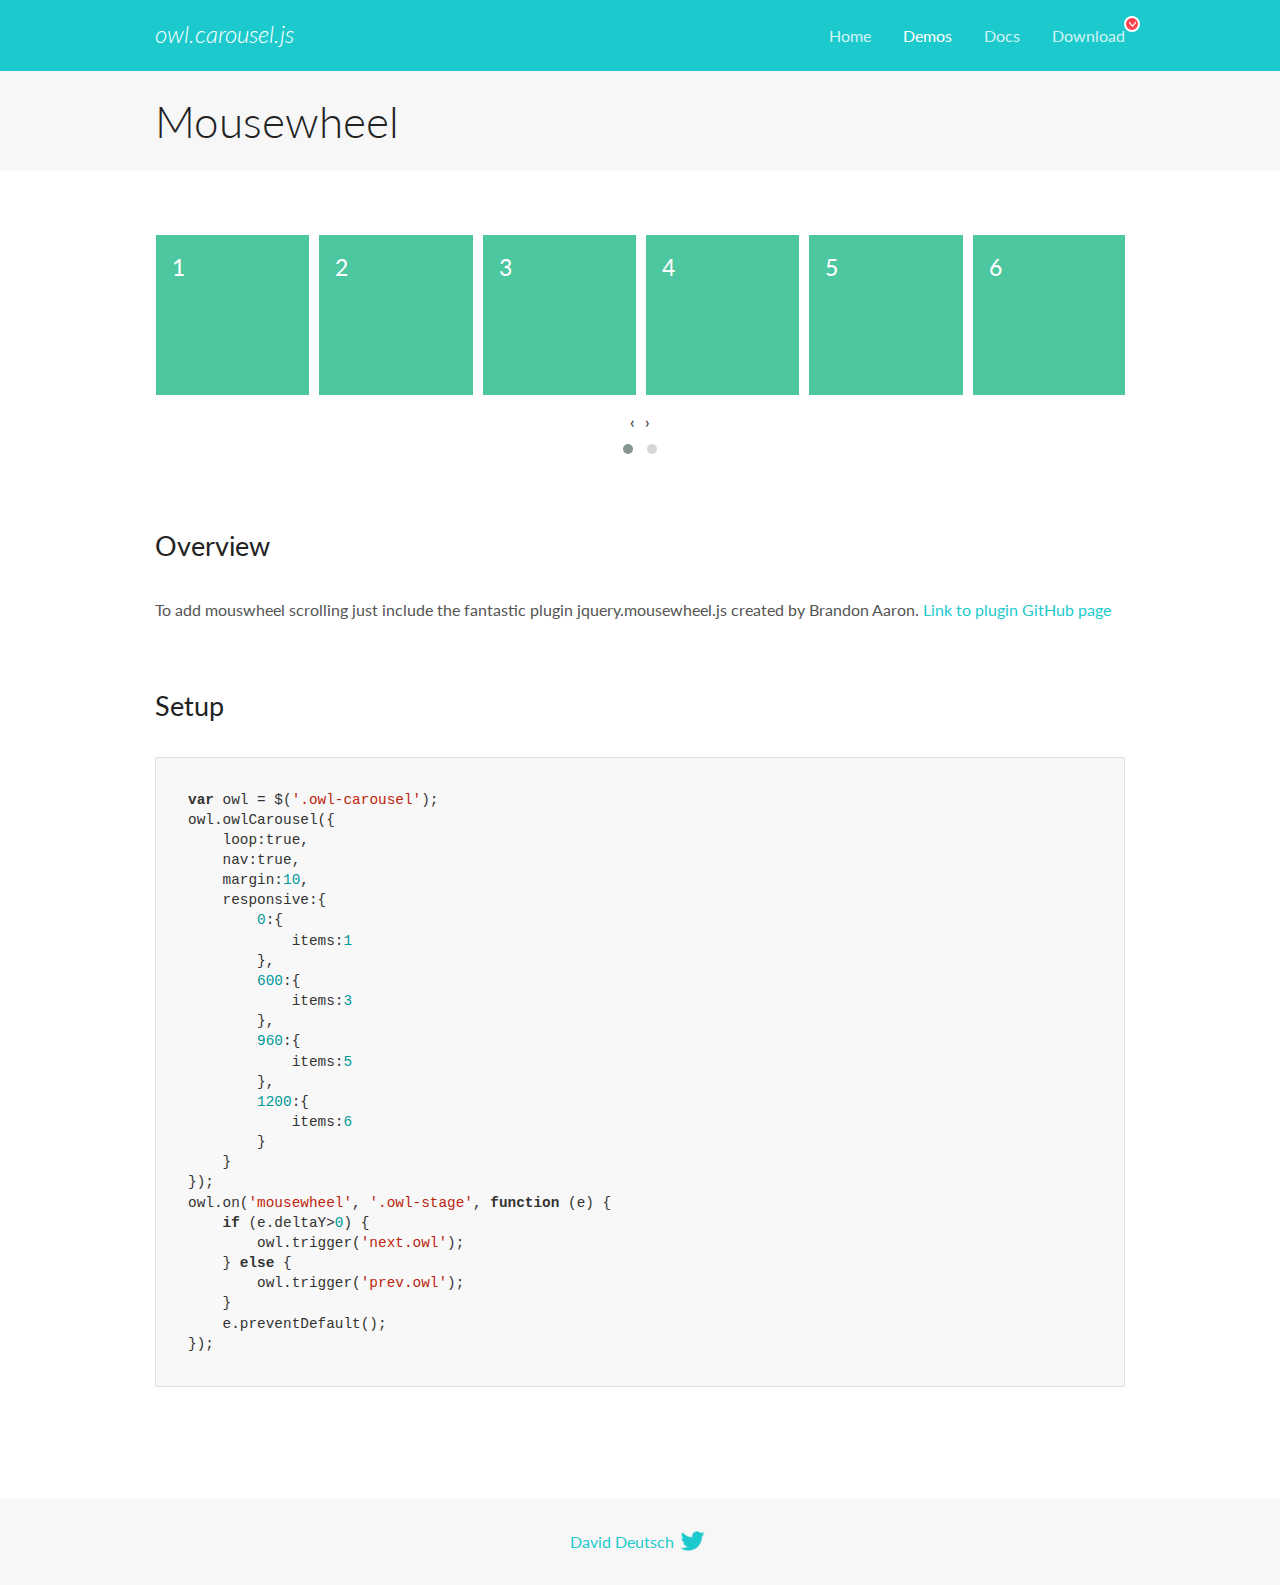
<file: assets/owlcarsoul/docs/demos/mousewheel.html>
<!DOCTYPE html>
<html lang="en">
  <head>

    <!-- head -->
    <meta charset="utf-8">
    <meta name="msapplication-tap-highlight" content="no" />
    <meta name="viewport" content="width=device-width, initial-scale=1.0" />
    <meta name="description" content="Mousewheel usage demo">
    <meta name="author" content="David Deutsch">
    <title>
      Mousewheel Demo | Owl Carousel | 2.3.4
    </title>

    <!-- Stylesheets -->
    <link href='https://fonts.googleapis.com/css?family=Lato:300,400,700,400italic,300italic' rel='stylesheet' type='text/css'>
    <link rel="stylesheet" href="../assets/css/docs.theme.min.css">

    <!-- Owl Stylesheets -->
    <link rel="stylesheet" href="../assets/owlcarousel/assets/owl.carousel.min.css">
    <link rel="stylesheet" href="../assets/owlcarousel/assets/owl.theme.default.min.css">

    <!-- HTML5 shim and Respond.js IE8 support of HTML5 elements and media queries -->

    <!--[if lt IE 9]>
      <script src="https://oss.maxcdn.com/libs/html5shiv/3.7.0/html5shiv.js"></script>
      <script src="https://oss.maxcdn.com/libs/respond.js/1.3.0/respond.min.js"></script>
    <![endif]-->

    <!-- Favicons -->
    <link rel="apple-touch-icon-precomposed" sizes="144x144" href="../assets/ico/apple-touch-icon-144-precomposed.png">
    <link rel="shortcut icon" href="../assets/ico/favicon.png">
    <link rel="shortcut icon" href="favicon.ico">

    <!-- Yeah i know js should not be in header. Its required for demos.-->

    <!-- javascript -->
    <script src="../assets/vendors/jquery.min.js"></script>
    <script src="../assets/owlcarousel/owl.carousel.js"></script>
  </head>
  <body>

    <!-- header -->
    <header class="header">
      <div class="row">
        <div class="large-12 columns">
          <div class="brand left">
            <h3>
              <a href="/OwlCarousel2/">owl.carousel.js</a> 
            </h3>
          </div>
          <a id="toggle-nav" class="right">
            <span></span> <span></span> <span></span> 
          </a> 
          <div class="nav-bar">
            <ul class="clearfix">
              <li> <a href="/OwlCarousel2/index.html">Home</a>  </li>
              <li class="active">
                <a href="/OwlCarousel2/demos/demos.html">Demos</a> 
              </li>
              <li> <a href="/OwlCarousel2/docs/started-welcome.html">Docs</a>  </li>
              <li>
                <a href="https://github.com/OwlCarousel2/OwlCarousel2/archive/2.3.4.zip">Download</a> 
                <span class="download"></span> 
              </li>
            </ul>
          </div>
        </div>
      </div>
    </header>

    <!-- title -->
    <section class="title">
      <div class="row">
        <div class="large-12 columns">
          <h1>Mousewheel</h1>
        </div>
      </div>
    </section>

    <!--  Demos -->
    <section id="demos">
      <div class="row">
        <div class="large-12 columns">
          <div class="owl-carousel owl-theme">
            <div class="item">
              <h4>1</h4>
            </div>
            <div class="item">
              <h4>2</h4>
            </div>
            <div class="item">
              <h4>3</h4>
            </div>
            <div class="item">
              <h4>4</h4>
            </div>
            <div class="item">
              <h4>5</h4>
            </div>
            <div class="item">
              <h4>6</h4>
            </div>
            <div class="item">
              <h4>7</h4>
            </div>
            <div class="item">
              <h4>8</h4>
            </div>
            <div class="item">
              <h4>9</h4>
            </div>
            <div class="item">
              <h4>10</h4>
            </div>
            <div class="item">
              <h4>11</h4>
            </div>
            <div class="item">
              <h4>12</h4>
            </div>
          </div>
          <h3 id="overview">Overview</h3>
          <p>To add mouswheel scrolling just include the fantastic plugin jquery.mousewheel.js created by Brandon Aaron.
            <a href="https://github.com/brandonaaron/jquery-mousewheel">Link to plugin GitHub page</a> 
          </p>
          <h3 id="setup">Setup</h3>
          <pre><code>var owl = $(&#39;.owl-carousel&#39;);
owl.owlCarousel({
    loop:true,
    nav:true,
    margin:10,
    responsive:{
        0:{
            items:1
        },
        600:{
            items:3
        },            
        960:{
            items:5
        },
        1200:{
            items:6
        }
    }
});
owl.on(&#39;mousewheel&#39;, &#39;.owl-stage&#39;, function (e) {
    if (e.deltaY&gt;0) {
        owl.trigger(&#39;next.owl&#39;);
    } else {
        owl.trigger(&#39;prev.owl&#39;);
    }
    e.preventDefault();
});</code></pre>
          <script src="../assets/vendors/jquery.mousewheel.min.js"></script>
          <script>
            $(document).ready(function() {
              var owl = $('.owl-carousel');
              owl.owlCarousel({
                loop: true,
                nav: true,
                margin: 10,
                responsive: {
                  0: {
                    items: 1
                  },
                  600: {
                    items: 3
                  },
                  960: {
                    items: 5
                  },
                  1200: {
                    items: 6
                  }
                }
              });
              owl.on('mousewheel', '.owl-stage', function(e) {
                if (e.deltaY > 0) {
                  owl.trigger('next.owl');
                } else {
                  owl.trigger('prev.owl');
                }
                e.preventDefault();
              });
            })
          </script>
        </div>
      </div>
    </section>

    <!-- footer -->
    <footer class="footer">
      <div class="row">
        <div class="large-12 columns">
          <h5>
            <a href="/OwlCarousel2/docs/support-contact.html">David Deutsch</a> 
            <a id="custom-tweet-button" href="https://twitter.com/share?url=https://github.com/OwlCarousel2/OwlCarousel2&text=Owl Carousel - This is so awesome! " target="_blank"></a> 
          </h5>
        </div>
      </div>
    </footer>

    <!-- vendors -->
    <script src="../assets/vendors/highlight.js"></script>
    <script src="../assets/js/app.js"></script>
  </body>
</html>
</file>
